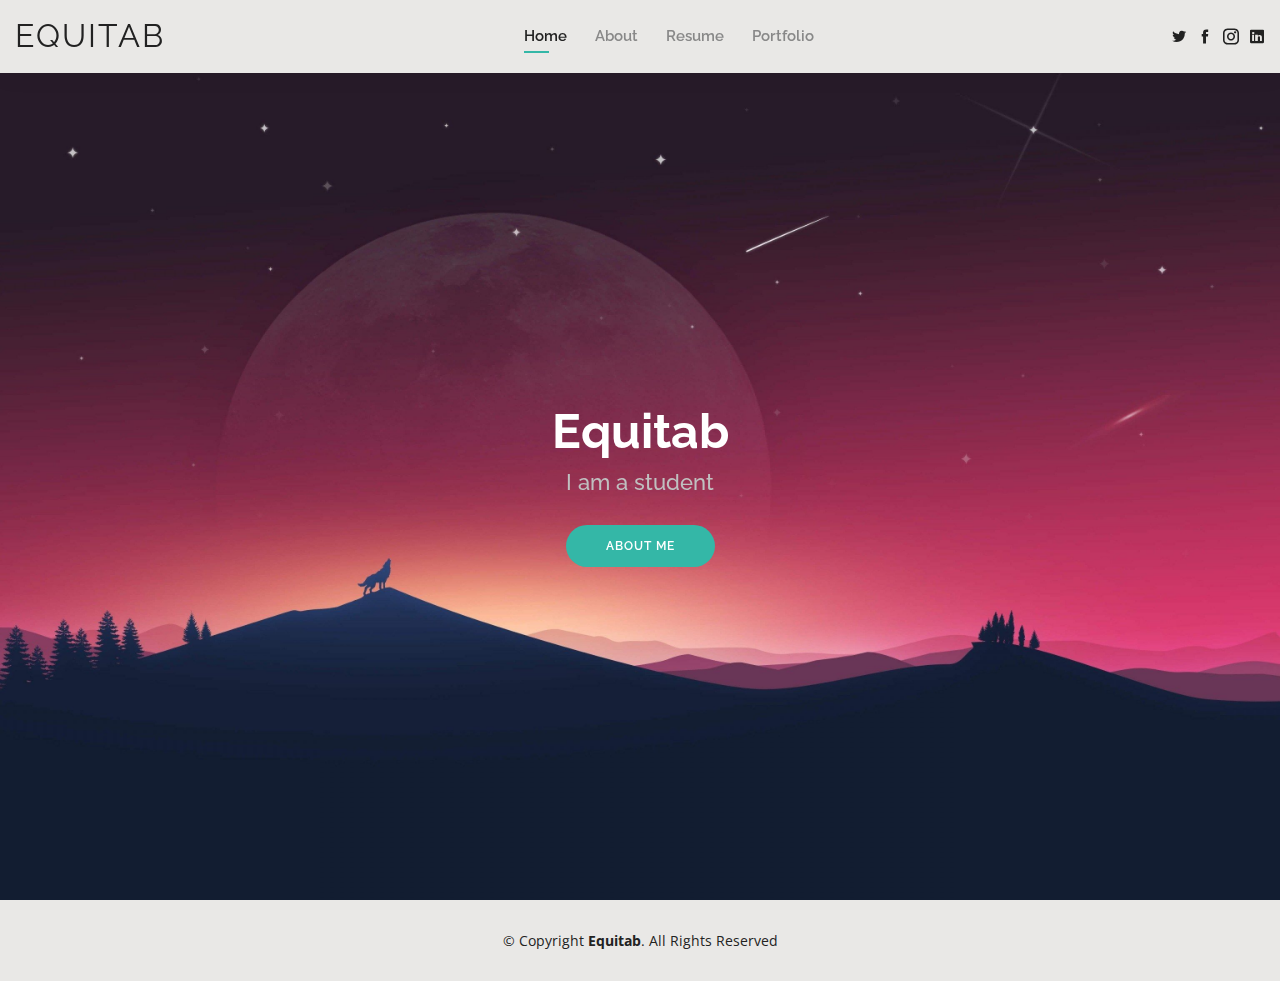
<file: index.html>
<!DOCTYPE html>
<html lang="en">

<head>
  <meta charset="utf-8">
  <meta content="width=device-width, initial-scale=1.0" name="viewport">

  <title>Index</title>
  <meta content="" name="descriptison">
  <meta content="" name="keywords">

  <!-- Favicons -->
  <link href="assets/img/favicon.png" rel="icon">
  <link href="assets/img/apple-touch-icon.png" rel="apple-touch-icon">

  <!-- Google Fonts -->
  <link href="https://fonts.googleapis.com/css?family=Open+Sans:300,300i,400,400i,600,600i,700,700i|Raleway:300,300i,400,400i,500,500i,600,600i,700,700i|Poppins:300,300i,400,400i,500,500i,600,600i,700,700i" rel="stylesheet">

  <!-- Vendor CSS Files -->
  <link href="assets/vendor/bootstrap/css/bootstrap.min.css" rel="stylesheet">
  <link href="assets/vendor/icofont/icofont.min.css" rel="stylesheet">
  <link href="assets/vendor/owl.carousel/assets/owl.carousel.min.css" rel="stylesheet">
  <link href="assets/vendor/boxicons/css/boxicons.min.css" rel="stylesheet">
  <link href="assets/vendor/venobox/venobox.css" rel="stylesheet">
  <link href="assets/vendor/aos/aos.css" rel="stylesheet">

  <!-- Template Main CSS File -->
  <link href="assets/css/style.css" rel="stylesheet">

</head>

<body>

  <!-- ======= Header ======= -->
  <header id="header" class="fixed-top">
    <div class="container-fluid d-flex justify-content-between align-items-center">

      <h1 class="logo"><a href="index.html">Equitab</a></h1>
      <!-- Uncomment below if you prefer to use an image logo -->
      <!-- <a href="index.html" class="logo"><img src="assets/img/logo.png" alt="" class="img-fluid"></a>-->

      <nav class="nav-menu d-none d-lg-block">
        <ul>
          <li class="active"><a href="index.html">Home</a></li>
          <li><a href="about.html">About</a></li>
          <li><a href="resume.html">Resume</a></li>
          <li><a href="portfolio.html">Portfolio</a></li>
        </ul>
      </nav><!-- .nav-menu -->

      <div class="header-social-links">
        <a href="#" class="twitter"><i class="icofont-twitter"></i></a>
        <a href="#" class="facebook"><i class="icofont-facebook"></i></a>
        <a href="#" class="instagram"><i class="icofont-instagram"></i></a>
        <a href="#" class="linkedin"><i class="icofont-linkedin"></i></i></a>
      </div>

    </div>

  </header><!-- End Header -->

  <!-- ======= Hero Section ======= -->
  <section id="hero" class="d-flex align-items-center">
    <div class="container d-flex flex-column align-items-center" data-aos="zoom-in" data-aos-delay="100">
      <h1>Equitab</h1>
      <h2>I am a student</h2>
      <a href="about.html" class="btn-about">About Me</a>
    </div>
  </section><!-- End Hero -->

  <!-- ======= Footer ======= -->
  <footer id="footer">
    <div class="container">
      <div class="copyright">
        &copy; Copyright <strong><span>Equitab</span></strong>. All Rights Reserved
      </div>
    </div>
  </footer><!-- End  Footer -->

  <div id="preloader"></div>
  <a href="#" class="back-to-top"><i class="bx bx-up-arrow-alt"></i></a>

  <!-- Vendor JS Files -->
  <script src="assets/vendor/jquery/jquery.min.js"></script>
  <script src="assets/vendor/bootstrap/js/bootstrap.bundle.min.js"></script>
  <script src="assets/vendor/jquery.easing/jquery.easing.min.js"></script>
  <script src="assets/vendor/php-email-form/validate.js"></script>
  <script src="assets/vendor/waypoints/jquery.waypoints.min.js"></script>
  <script src="assets/vendor/counterup/counterup.min.js"></script>
  <script src="assets/vendor/owl.carousel/owl.carousel.min.js"></script>
  <script src="assets/vendor/isotope-layout/isotope.pkgd.min.js"></script>
  <script src="assets/vendor/venobox/venobox.min.js"></script>
  <script src="assets/vendor/aos/aos.js"></script>

  <!-- Template Main JS File -->
  <script src="assets/js/main.js"></script>

</body>

</html>
</file>
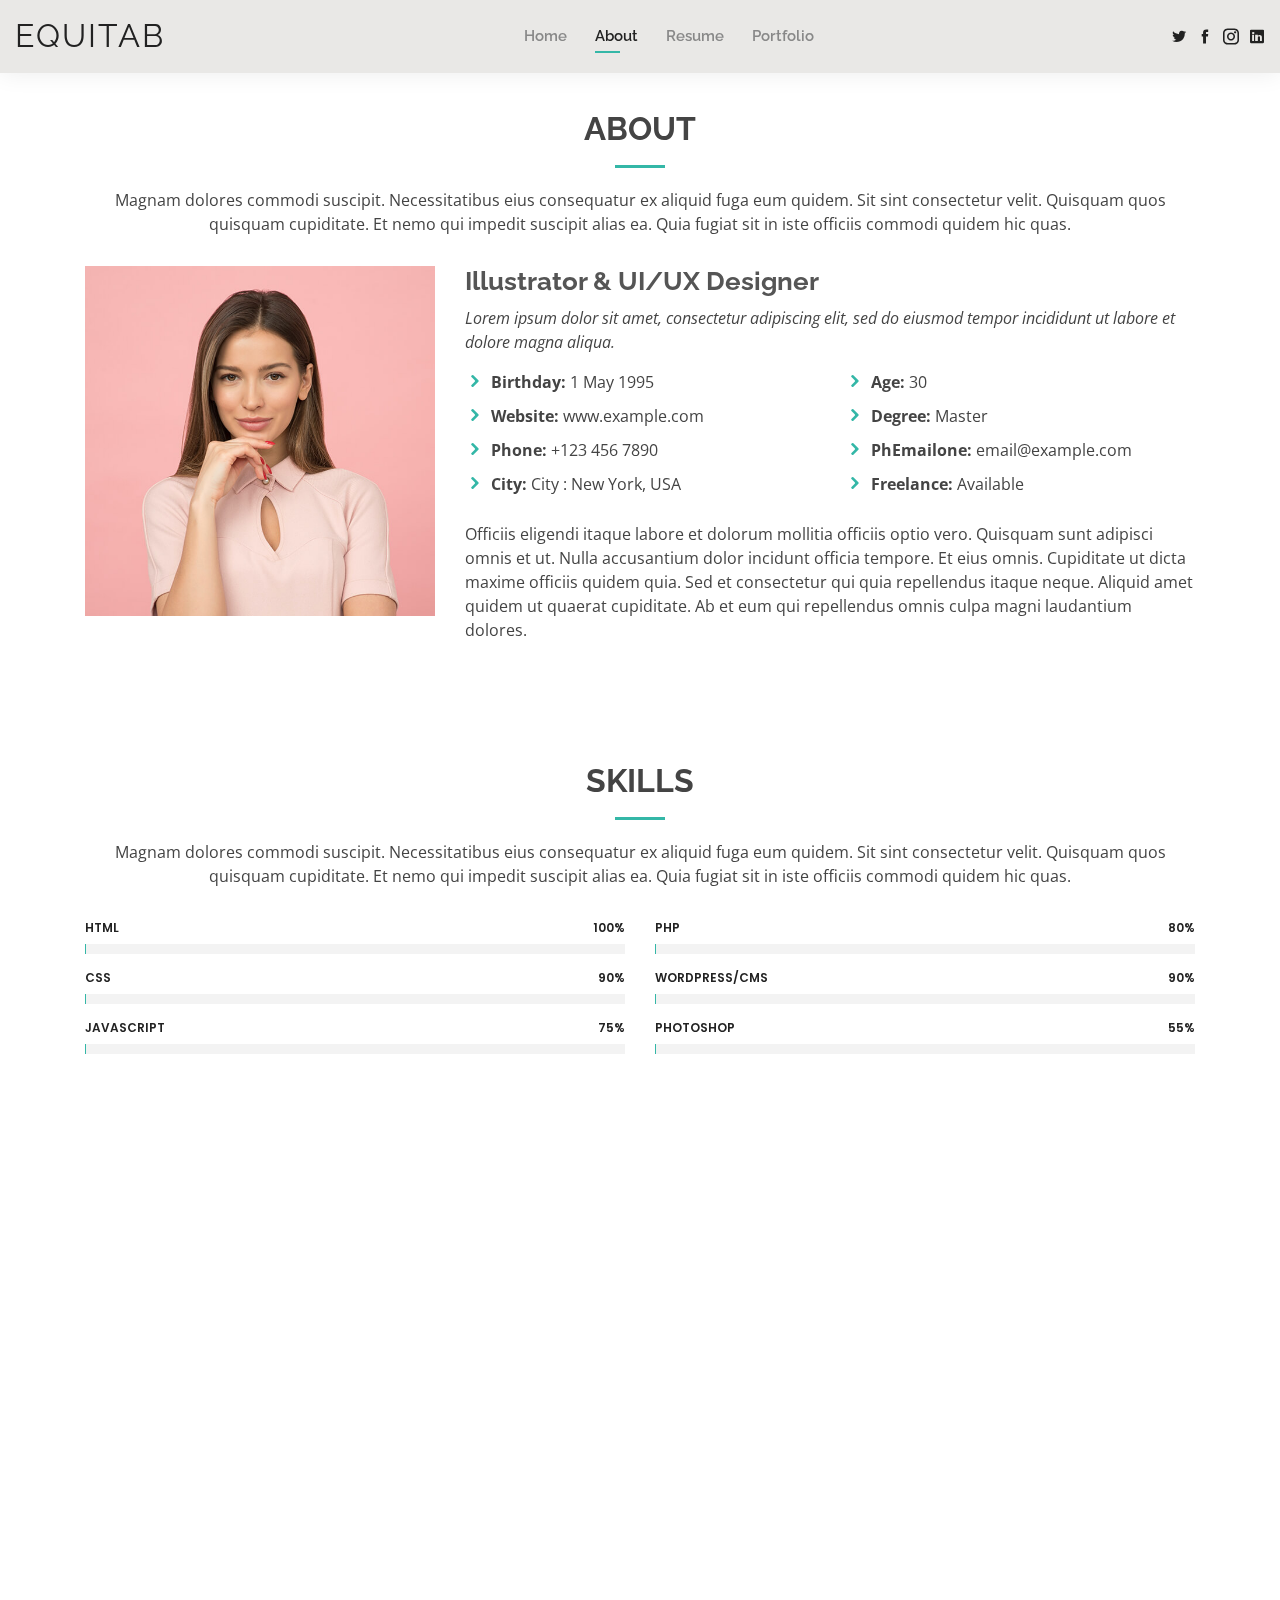
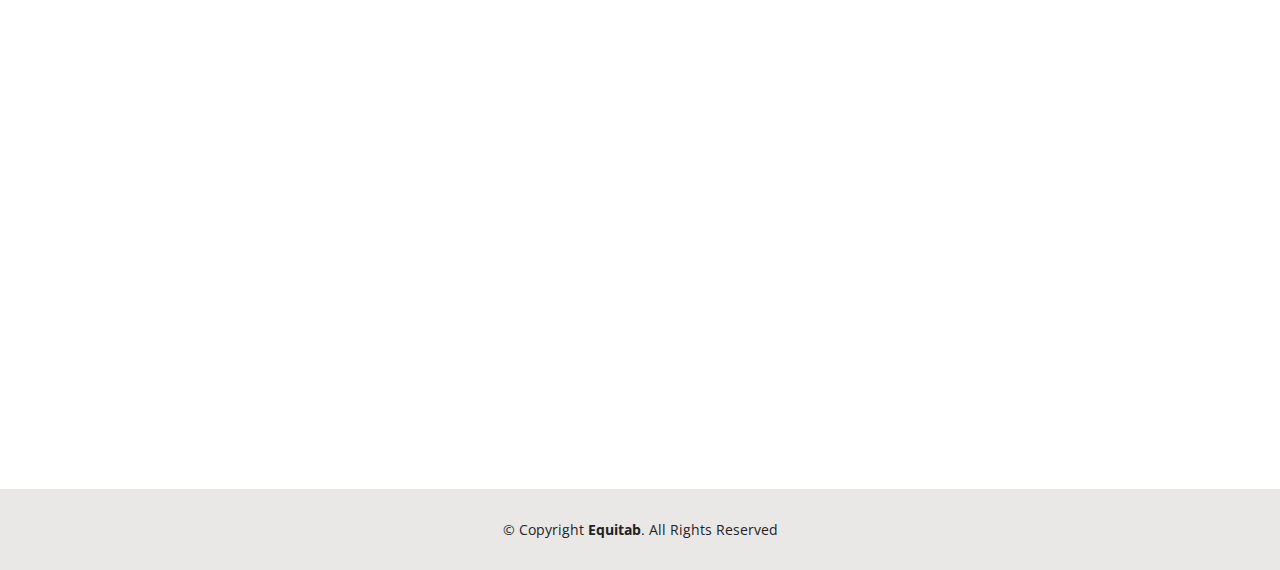
<file: about.html>
<!DOCTYPE html>
<html lang="en">

<head>
  <meta charset="utf-8">
  <meta content="width=device-width, initial-scale=1.0" name="viewport">

  <title>About</title>
  <meta content="" name="descriptison">
  <meta content="" name="keywords">

  <!-- Favicons -->
  <link href="assets/img/favicon.png" rel="icon">
  <link href="assets/img/apple-touch-icon.png" rel="apple-touch-icon">

  <!-- Google Fonts -->
  <link href="https://fonts.googleapis.com/css?family=Open+Sans:300,300i,400,400i,600,600i,700,700i|Raleway:300,300i,400,400i,500,500i,600,600i,700,700i|Poppins:300,300i,400,400i,500,500i,600,600i,700,700i" rel="stylesheet">

  <!-- Vendor CSS Files -->
  <link href="assets/vendor/bootstrap/css/bootstrap.min.css" rel="stylesheet">
  <link href="assets/vendor/icofont/icofont.min.css" rel="stylesheet">
  <link href="assets/vendor/owl.carousel/assets/owl.carousel.min.css" rel="stylesheet">
  <link href="assets/vendor/boxicons/css/boxicons.min.css" rel="stylesheet">
  <link href="assets/vendor/venobox/venobox.css" rel="stylesheet">
  <link href="assets/vendor/aos/aos.css" rel="stylesheet">

  <!-- Template Main CSS File -->
  <link href="assets/css/style.css" rel="stylesheet">

</head>

<body>

  <!-- ======= Header ======= -->
  <header id="header" class="fixed-top">
    <div class="container-fluid d-flex justify-content-between align-items-center">

      <h1 class="logo"><a href="index.html">Equitab</a></h1>
      <!-- Uncomment below if you prefer to use an image logo -->
      <!-- <a href="index.html" class="logo"><img src="assets/img/logo.png" alt="" class="img-fluid"></a>-->

      <nav class="nav-menu d-none d-lg-block">
        <ul>
          <li><a href="index.html">Home</a></li>
          <li class="active"><a href="about.html">About</a></li>
          <li><a href="resume.html">Resume</a></li>
          <li><a href="portfolio.html">Portfolio</a></li>
        </ul>
      </nav><!-- .nav-menu -->

      <div class="header-social-links">
        <a href="#" class="twitter"><i class="icofont-twitter"></i></a>
        <a href="#" class="facebook"><i class="icofont-facebook"></i></a>
        <a href="#" class="instagram"><i class="icofont-instagram"></i></a>
        <a href="#" class="linkedin"><i class="icofont-linkedin"></i></i></a>
      </div>

    </div>

  </header><!-- End Header -->

  <main id="main">

    <!-- ======= About Section ======= -->
    <section id="about" class="about">
      <div class="container" data-aos="fade-up">

        <div class="section-title">
          <h2>About</h2>
          <p>Magnam dolores commodi suscipit. Necessitatibus eius consequatur ex aliquid fuga eum quidem. Sit sint consectetur velit. Quisquam quos quisquam cupiditate. Et nemo qui impedit suscipit alias ea. Quia fugiat sit in iste officiis commodi quidem hic quas.</p>
        </div>

        <div class="row">
          <div class="col-lg-4">
            <img src="assets/img/about.jpg" class="img-fluid" alt="">
          </div>
          <div class="col-lg-8 pt-4 pt-lg-0 content">
            <h3>Illustrator &amp; UI/UX Designer</h3>
            <p class="font-italic">
              Lorem ipsum dolor sit amet, consectetur adipiscing elit, sed do eiusmod tempor incididunt ut labore et dolore
              magna aliqua.
            </p>
            <div class="row">
              <div class="col-lg-6">
                <ul>
                  <li><i class="icofont-rounded-right"></i> <strong>Birthday:</strong> 1 May 1995</li>
                  <li><i class="icofont-rounded-right"></i> <strong>Website:</strong> www.example.com</li>
                  <li><i class="icofont-rounded-right"></i> <strong>Phone:</strong> +123 456 7890</li>
                  <li><i class="icofont-rounded-right"></i> <strong>City:</strong> City : New York, USA</li>
                </ul>
              </div>
              <div class="col-lg-6">
                <ul>
                  <li><i class="icofont-rounded-right"></i> <strong>Age:</strong> 30</li>
                  <li><i class="icofont-rounded-right"></i> <strong>Degree:</strong> Master</li>
                  <li><i class="icofont-rounded-right"></i> <strong>PhEmailone:</strong> email@example.com</li>
                  <li><i class="icofont-rounded-right"></i> <strong>Freelance:</strong> Available</li>
                </ul>
              </div>
            </div>
            <p>
              Officiis eligendi itaque labore et dolorum mollitia officiis optio vero. Quisquam sunt adipisci omnis et ut. Nulla accusantium dolor incidunt officia tempore. Et eius omnis.
              Cupiditate ut dicta maxime officiis quidem quia. Sed et consectetur qui quia repellendus itaque neque. Aliquid amet quidem ut quaerat cupiditate. Ab et eum qui repellendus omnis culpa magni laudantium dolores.
            </p>
          </div>
        </div>

      </div>
    </section><!-- End About Section -->

    <!-- ======= Skills Section ======= -->
    <section id="skills" class="skills">
      <div class="container" data-aos="fade-up">

        <div class="section-title">
          <h2>Skills</h2>
          <p>Magnam dolores commodi suscipit. Necessitatibus eius consequatur ex aliquid fuga eum quidem. Sit sint consectetur velit. Quisquam quos quisquam cupiditate. Et nemo qui impedit suscipit alias ea. Quia fugiat sit in iste officiis commodi quidem hic quas.</p>
        </div>

        <div class="row skills-content">

          <div class="col-lg-6">

            <div class="progress">
              <span class="skill">HTML <i class="val">100%</i></span>
              <div class="progress-bar-wrap">
                <div class="progress-bar" role="progressbar" aria-valuenow="100" aria-valuemin="0" aria-valuemax="100"></div>
              </div>
            </div>

            <div class="progress">
              <span class="skill">CSS <i class="val">90%</i></span>
              <div class="progress-bar-wrap">
                <div class="progress-bar" role="progressbar" aria-valuenow="90" aria-valuemin="0" aria-valuemax="100"></div>
              </div>
            </div>

            <div class="progress">
              <span class="skill">JavaScript <i class="val">75%</i></span>
              <div class="progress-bar-wrap">
                <div class="progress-bar" role="progressbar" aria-valuenow="75" aria-valuemin="0" aria-valuemax="100"></div>
              </div>
            </div>

          </div>

          <div class="col-lg-6">

            <div class="progress">
              <span class="skill">PHP <i class="val">80%</i></span>
              <div class="progress-bar-wrap">
                <div class="progress-bar" role="progressbar" aria-valuenow="80" aria-valuemin="0" aria-valuemax="100"></div>
              </div>
            </div>

            <div class="progress">
              <span class="skill">WordPress/CMS <i class="val">90%</i></span>
              <div class="progress-bar-wrap">
                <div class="progress-bar" role="progressbar" aria-valuenow="90" aria-valuemin="0" aria-valuemax="100"></div>
              </div>
            </div>

            <div class="progress">
              <span class="skill">Photoshop <i class="val">55%</i></span>
              <div class="progress-bar-wrap">
                <div class="progress-bar" role="progressbar" aria-valuenow="55" aria-valuemin="0" aria-valuemax="100"></div>
              </div>
            </div>

          </div>

        </div>

      </div>
    </section><!-- End Skills Section -->

    <!-- ======= Facts Section ======= -->
    <section id="facts" class="facts">
      <div class="container" data-aos="fade-up">

        <div class="section-title">
          <h2>Facts</h2>
          <p>Magnam dolores commodi suscipit. Necessitatibus eius consequatur ex aliquid fuga eum quidem. Sit sint consectetur velit. Quisquam quos quisquam cupiditate. Et nemo qui impedit suscipit alias ea. Quia fugiat sit in iste officiis commodi quidem hic quas.</p>
        </div>

        <div class="row counters">

          <div class="col-lg-3 col-6 text-center">
            <span data-toggle="counter-up">232</span>
            <p>Clients</p>
          </div>

          <div class="col-lg-3 col-6 text-center">
            <span data-toggle="counter-up">521</span>
            <p>Projects</p>
          </div>

          <div class="col-lg-3 col-6 text-center">
            <span data-toggle="counter-up">1,463</span>
            <p>Hours Of Support</p>
          </div>

          <div class="col-lg-3 col-6 text-center">
            <span data-toggle="counter-up">15</span>
            <p>Hard Workers</p>
          </div>

        </div>

      </div>
    </section><!-- End Facts Section -->

    <!-- ======= Testimonials Section ======= -->
    <section id="testimonials" class="testimonials">
      <div class="container" data-aos="fade-up">

        <div class="section-title">
          <h2>Testimonials</h2>
          <p>Magnam dolores commodi suscipit. Necessitatibus eius consequatur ex aliquid fuga eum quidem. Sit sint consectetur velit. Quisquam quos quisquam cupiditate. Et nemo qui impedit suscipit alias ea. Quia fugiat sit in iste officiis commodi quidem hic quas.</p>
        </div>

        <div class="owl-carousel testimonials-carousel">

          <div class="testimonial-item">
            <img src="assets/img/testimonials/testimonials-1.jpg" class="testimonial-img" alt="">
            <h3>Saul Goodman</h3>
            <h4>Ceo &amp; Founder</h4>
            <p>
              <i class="bx bxs-quote-alt-left quote-icon-left"></i>
              Proin iaculis purus consequat sem cure digni ssim donec porttitora entum suscipit rhoncus. Accusantium quam, ultricies eget id, aliquam eget nibh et. Maecen aliquam, risus at semper.
              <i class="bx bxs-quote-alt-right quote-icon-right"></i>
            </p>
          </div>

          <div class="testimonial-item">
            <img src="assets/img/testimonials/testimonials-2.jpg" class="testimonial-img" alt="">
            <h3>Sara Wilsson</h3>
            <h4>Designer</h4>
            <p>
              <i class="bx bxs-quote-alt-left quote-icon-left"></i>
              Export tempor illum tamen malis malis eram quae irure esse labore quem cillum quid cillum eram malis quorum velit fore eram velit sunt aliqua noster fugiat irure amet legam anim culpa.
              <i class="bx bxs-quote-alt-right quote-icon-right"></i>
            </p>
          </div>

          <div class="testimonial-item">
            <img src="assets/img/testimonials/testimonials-3.jpg" class="testimonial-img" alt="">
            <h3>Jena Karlis</h3>
            <h4>Store Owner</h4>
            <p>
              <i class="bx bxs-quote-alt-left quote-icon-left"></i>
              Enim nisi quem export duis labore cillum quae magna enim sint quorum nulla quem veniam duis minim tempor labore quem eram duis noster aute amet eram fore quis sint minim.
              <i class="bx bxs-quote-alt-right quote-icon-right"></i>
            </p>
          </div>

          <div class="testimonial-item">
            <img src="assets/img/testimonials/testimonials-4.jpg" class="testimonial-img" alt="">
            <h3>Matt Brandon</h3>
            <h4>Freelancer</h4>
            <p>
              <i class="bx bxs-quote-alt-left quote-icon-left"></i>
              Fugiat enim eram quae cillum dolore dolor amet nulla culpa multos export minim fugiat minim velit minim dolor enim duis veniam ipsum anim magna sunt elit fore quem dolore labore illum veniam.
              <i class="bx bxs-quote-alt-right quote-icon-right"></i>
            </p>
          </div>

          <div class="testimonial-item">
            <img src="assets/img/testimonials/testimonials-5.jpg" class="testimonial-img" alt="">
            <h3>John Larson</h3>
            <h4>Entrepreneur</h4>
            <p>
              <i class="bx bxs-quote-alt-left quote-icon-left"></i>
              Quis quorum aliqua sint quem legam fore sunt eram irure aliqua veniam tempor noster veniam enim culpa labore duis sunt culpa nulla illum cillum fugiat legam esse veniam culpa fore nisi cillum quid.
              <i class="bx bxs-quote-alt-right quote-icon-right"></i>
            </p>
          </div>

        </div>

      </div>
    </section><!-- End Testimonials Section -->

  </main><!-- End #main -->

  <!-- ======= Footer ======= -->
  <footer id="footer">
    <div class="container">
      <div class="copyright">
        &copy; Copyright <strong><span>Equitab</span></strong>. All Rights Reserved
      </div>
    </div>
  </footer><!-- End  Footer -->

  <div id="preloader"></div>
  <a href="#" class="back-to-top"><i class="bx bx-up-arrow-alt"></i></a>

  <!-- Vendor JS Files -->
  <script src="assets/vendor/jquery/jquery.min.js"></script>
  <script src="assets/vendor/bootstrap/js/bootstrap.bundle.min.js"></script>
  <script src="assets/vendor/jquery.easing/jquery.easing.min.js"></script>
  <script src="assets/vendor/php-email-form/validate.js"></script>
  <script src="assets/vendor/waypoints/jquery.waypoints.min.js"></script>
  <script src="assets/vendor/counterup/counterup.min.js"></script>
  <script src="assets/vendor/owl.carousel/owl.carousel.min.js"></script>
  <script src="assets/vendor/isotope-layout/isotope.pkgd.min.js"></script>
  <script src="assets/vendor/venobox/venobox.min.js"></script>
  <script src="assets/vendor/aos/aos.js"></script>

  <!-- Template Main JS File -->
  <script src="assets/js/main.js"></script>

</body>

</html>
</file>
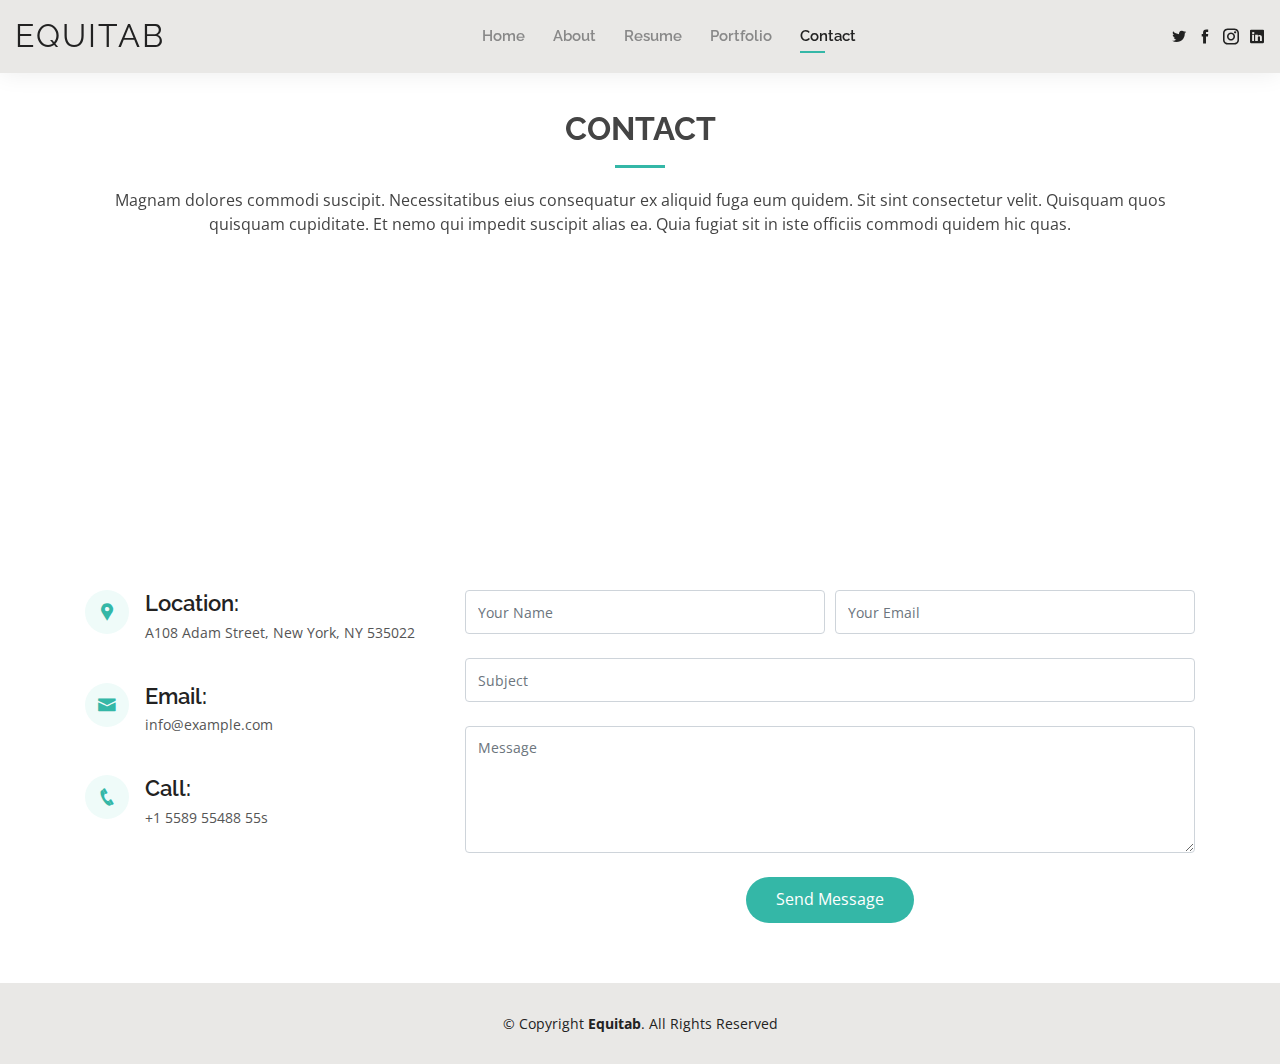
<file: contact.html>
<!DOCTYPE html>
<html lang="en">

<head>
  <meta charset="utf-8">
  <meta content="width=device-width, initial-scale=1.0" name="viewport">

  <title>Contact</title>
  <meta content="" name="descriptison">
  <meta content="" name="keywords">

  <!-- Favicons -->
  <link href="assets/img/favicon.png" rel="icon">
  <link href="assets/img/apple-touch-icon.png" rel="apple-touch-icon">

  <!-- Google Fonts -->
  <link href="https://fonts.googleapis.com/css?family=Open+Sans:300,300i,400,400i,600,600i,700,700i|Raleway:300,300i,400,400i,500,500i,600,600i,700,700i|Poppins:300,300i,400,400i,500,500i,600,600i,700,700i" rel="stylesheet">

  <!-- Vendor CSS Files -->
  <link href="assets/vendor/bootstrap/css/bootstrap.min.css" rel="stylesheet">
  <link href="assets/vendor/icofont/icofont.min.css" rel="stylesheet">
  <link href="assets/vendor/owl.carousel/assets/owl.carousel.min.css" rel="stylesheet">
  <link href="assets/vendor/boxicons/css/boxicons.min.css" rel="stylesheet">
  <link href="assets/vendor/venobox/venobox.css" rel="stylesheet">
  <link href="assets/vendor/aos/aos.css" rel="stylesheet">

  <!-- Template Main CSS File -->
  <link href="assets/css/style.css" rel="stylesheet">

</head>

<body>

  <!-- ======= Header ======= -->
  <header id="header" class="fixed-top">
    <div class="container-fluid d-flex justify-content-between align-items-center">

      <h1 class="logo"><a href="index.html">Equitab</a></h1>
      <!-- Uncomment below if you prefer to use an image logo -->
      <!-- <a href="index.html" class="logo"><img src="assets/img/logo.png" alt="" class="img-fluid"></a>-->

      <nav class="nav-menu d-none d-lg-block">
        <ul>
          <li><a href="index.html">Home</a></li>
          <li><a href="about.html">About</a></li>
          <li><a href="resume.html">Resume</a></li>
          <li><a href="portfolio.html">Portfolio</a></li>
          <li class="active"><a href="contact.html">Contact</a></li>
        </ul>
      </nav><!-- .nav-menu -->

      <div class="header-social-links">
        <a href="#" class="twitter"><i class="icofont-twitter"></i></a>
        <a href="#" class="facebook"><i class="icofont-facebook"></i></a>
        <a href="#" class="instagram"><i class="icofont-instagram"></i></a>
        <a href="#" class="linkedin"><i class="icofont-linkedin"></i></i></a>
      </div>

    </div>

  </header><!-- End Header -->

  <main id="main">

    <!-- ======= Contact Section ======= -->
    <section id="contact" class="contact">
      <div class="container" data-aos="fade-up">

        <div class="section-title">
          <h2>Contact</h2>
          <p>Magnam dolores commodi suscipit. Necessitatibus eius consequatur ex aliquid fuga eum quidem. Sit sint consectetur velit. Quisquam quos quisquam cupiditate. Et nemo qui impedit suscipit alias ea. Quia fugiat sit in iste officiis commodi quidem hic quas.</p>
        </div>

        <div>
          <iframe style="border:0; width: 100%; height: 270px;" src="https://www.google.com/maps/embed?pb=!1m14!1m8!1m3!1d12097.433213460943!2d-74.0062269!3d40.7101282!3m2!1i1024!2i768!4f13.1!3m3!1m2!1s0x0%3A0xb89d1fe6bc499443!2sDowntown+Conference+Center!5e0!3m2!1smk!2sbg!4v1539943755621" frameborder="0" allowfullscreen></iframe>
        </div>

        <div class="row mt-5">

          <div class="col-lg-4">
            <div class="info">
              <div class="address">
                <i class="icofont-google-map"></i>
                <h4>Location:</h4>
                <p>A108 Adam Street, New York, NY 535022</p>
              </div>

              <div class="email">
                <i class="icofont-envelope"></i>
                <h4>Email:</h4>
                <p>info@example.com</p>
              </div>

              <div class="phone">
                <i class="icofont-phone"></i>
                <h4>Call:</h4>
                <p>+1 5589 55488 55s</p>
              </div>

            </div>

          </div>

          <div class="col-lg-8 mt-5 mt-lg-0">

            <form action="forms/contact.php" method="post" role="form" class="php-email-form">
              <div class="form-row">
                <div class="col-md-6 form-group">
                  <input type="text" name="name" class="form-control" id="name" placeholder="Your Name" data-rule="minlen:4" data-msg="Please enter at least 4 chars" />
                  <div class="validate"></div>
                </div>
                <div class="col-md-6 form-group">
                  <input type="email" class="form-control" name="email" id="email" placeholder="Your Email" data-rule="email" data-msg="Please enter a valid email" />
                  <div class="validate"></div>
                </div>
              </div>
              <div class="form-group">
                <input type="text" class="form-control" name="subject" id="subject" placeholder="Subject" data-rule="minlen:4" data-msg="Please enter at least 8 chars of subject" />
                <div class="validate"></div>
              </div>
              <div class="form-group">
                <textarea class="form-control" name="message" rows="5" data-rule="required" data-msg="Please write something for us" placeholder="Message"></textarea>
                <div class="validate"></div>
              </div>
              <div class="mb-3">
                <div class="loading">Loading</div>
                <div class="error-message"></div>
                <div class="sent-message">Your message has been sent. Thank you!</div>
              </div>
              <div class="text-center"><button type="submit">Send Message</button></div>
            </form>

          </div>

        </div>

      </div>
    </section><!-- End Contact Section -->

  </main><!-- End #main -->

  <!-- ======= Footer ======= -->
  <footer id="footer">
    <div class="container">
      <div class="copyright">
        &copy; Copyright <strong><span>Equitab</span></strong>. All Rights Reserved
      </div>
    </div>
  </footer><!-- End  Footer -->

  <div id="preloader"></div>
  <a href="#" class="back-to-top"><i class="bx bx-up-arrow-alt"></i></a>

  <!-- Vendor JS Files -->
  <script src="assets/vendor/jquery/jquery.min.js"></script>
  <script src="assets/vendor/bootstrap/js/bootstrap.bundle.min.js"></script>
  <script src="assets/vendor/jquery.easing/jquery.easing.min.js"></script>
  <script src="assets/vendor/php-email-form/validate.js"></script>
  <script src="assets/vendor/waypoints/jquery.waypoints.min.js"></script>
  <script src="assets/vendor/counterup/counterup.min.js"></script>
  <script src="assets/vendor/owl.carousel/owl.carousel.min.js"></script>
  <script src="assets/vendor/isotope-layout/isotope.pkgd.min.js"></script>
  <script src="assets/vendor/venobox/venobox.min.js"></script>
  <script src="assets/vendor/aos/aos.js"></script>

  <!-- Template Main JS File -->
  <script src="assets/js/main.js"></script>

</body>

</html>
</file>
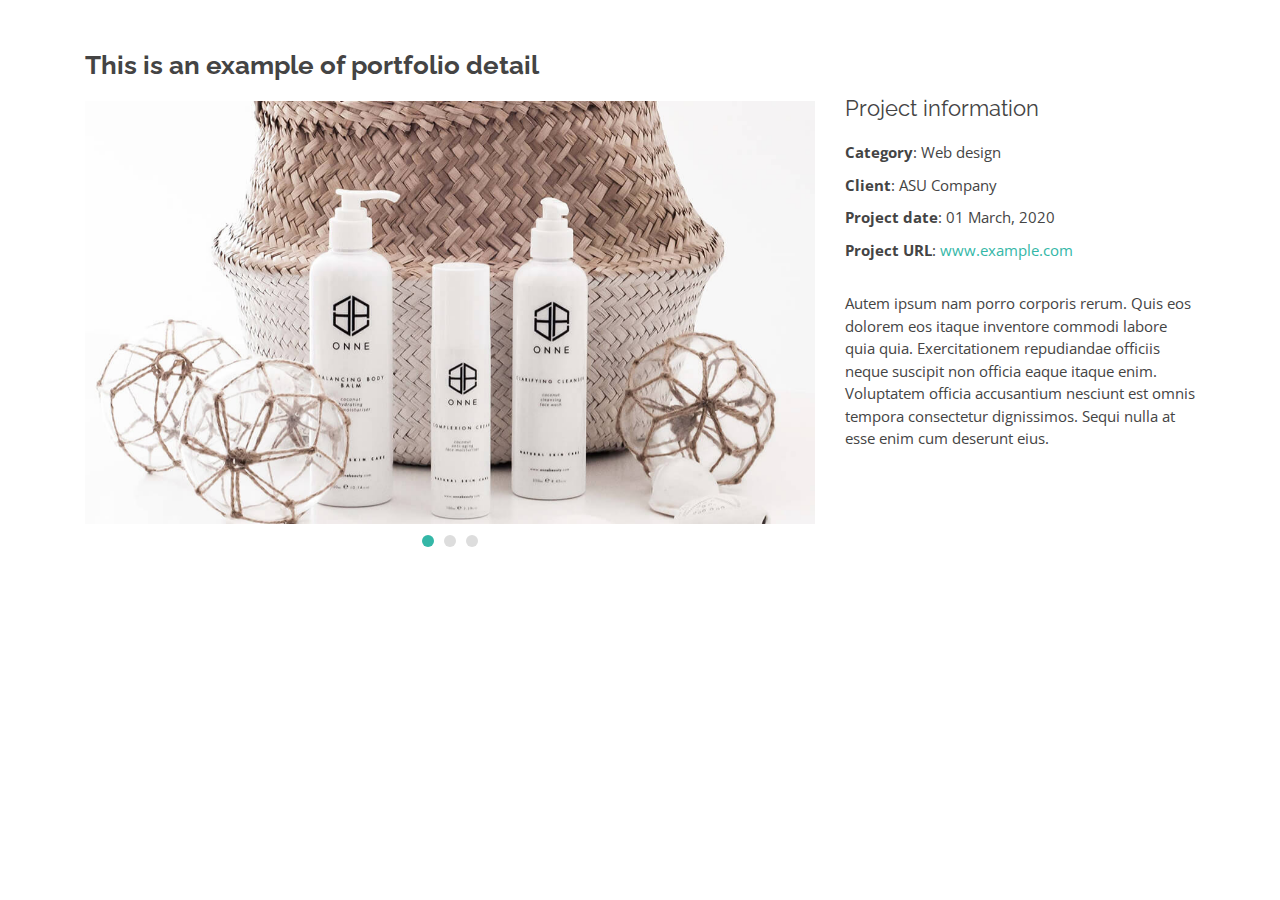
<file: portfolio-details.html>
<!DOCTYPE html>
<html lang="en">

<head>
  <meta charset="utf-8">
  <meta content="width=device-width, initial-scale=1.0" name="viewport">

  <title>Portfolio Details</title>
  <meta content="" name="descriptison">
  <meta content="" name="keywords">

  <!-- Favicons -->
  <link href="assets/img/favicon.png" rel="icon">
  <link href="assets/img/apple-touch-icon.png" rel="apple-touch-icon">

  <!-- Google Fonts -->
  <link href="https://fonts.googleapis.com/css?family=Open+Sans:300,300i,400,400i,600,600i,700,700i|Raleway:300,300i,400,400i,500,500i,600,600i,700,700i|Poppins:300,300i,400,400i,500,500i,600,600i,700,700i" rel="stylesheet">

  <!-- Vendor CSS Files -->
  <link href="assets/vendor/bootstrap/css/bootstrap.min.css" rel="stylesheet">
  <link href="assets/vendor/icofont/icofont.min.css" rel="stylesheet">
  <link href="assets/vendor/owl.carousel/assets/owl.carousel.min.css" rel="stylesheet">
  <link href="assets/vendor/boxicons/css/boxicons.min.css" rel="stylesheet">
  <link href="assets/vendor/venobox/venobox.css" rel="stylesheet">
  <link href="assets/vendor/aos/aos.css" rel="stylesheet">

  <!-- Template Main CSS File -->
  <link href="assets/css/style.css" rel="stylesheet">

</head>

<body>

  <main id="main">

    <!-- ======= Portfolio Details Section ======= -->
    <section id="portfolio-details" class="portfolio-details">
      <div class="container">

        <div class="row">

          <div class="col-lg-8">
            <h2 class="portfolio-title">This is an example of portfolio detail</h2>
            <div class="owl-carousel portfolio-details-carousel">
              <img src="assets/img/portfolio/portfolio-details-1.jpg" class="img-fluid" alt="">
              <img src="assets/img/portfolio/portfolio-details-2.jpg" class="img-fluid" alt="">
              <img src="assets/img/portfolio/portfolio-details-3.jpg" class="img-fluid" alt="">
            </div>
          </div>

          <div class="col-lg-4 portfolio-info">
            <h3>Project information</h3>
            <ul>
              <li><strong>Category</strong>: Web design</li>
              <li><strong>Client</strong>: ASU Company</li>
              <li><strong>Project date</strong>: 01 March, 2020</li>
              <li><strong>Project URL</strong>: <a href="#">www.example.com</a></li>
            </ul>

            <p>
              Autem ipsum nam porro corporis rerum. Quis eos dolorem eos itaque inventore commodi labore quia quia. Exercitationem repudiandae officiis neque suscipit non officia eaque itaque enim. Voluptatem officia accusantium nesciunt est omnis tempora consectetur dignissimos. Sequi nulla at esse enim cum deserunt eius.
            </p>
          </div>

        </div>

      </div>
    </section><!-- End Portfolio Details Section -->

  </main><!-- End #main -->

  <div id="preloader"></div>
  <a href="#" class="back-to-top"><i class="bx bx-up-arrow-alt"></i></a>

  <!-- Vendor JS Files -->
  <script src="assets/vendor/jquery/jquery.min.js"></script>
  <script src="assets/vendor/bootstrap/js/bootstrap.bundle.min.js"></script>
  <script src="assets/vendor/jquery.easing/jquery.easing.min.js"></script>
  <script src="assets/vendor/php-email-form/validate.js"></script>
  <script src="assets/vendor/waypoints/jquery.waypoints.min.js"></script>
  <script src="assets/vendor/counterup/counterup.min.js"></script>
  <script src="assets/vendor/owl.carousel/owl.carousel.min.js"></script>
  <script src="assets/vendor/isotope-layout/isotope.pkgd.min.js"></script>
  <script src="assets/vendor/venobox/venobox.min.js"></script>
  <script src="assets/vendor/aos/aos.js"></script>

  <!-- Template Main JS File -->
  <script src="assets/js/main.js"></script>

</body>

</html>
</file>
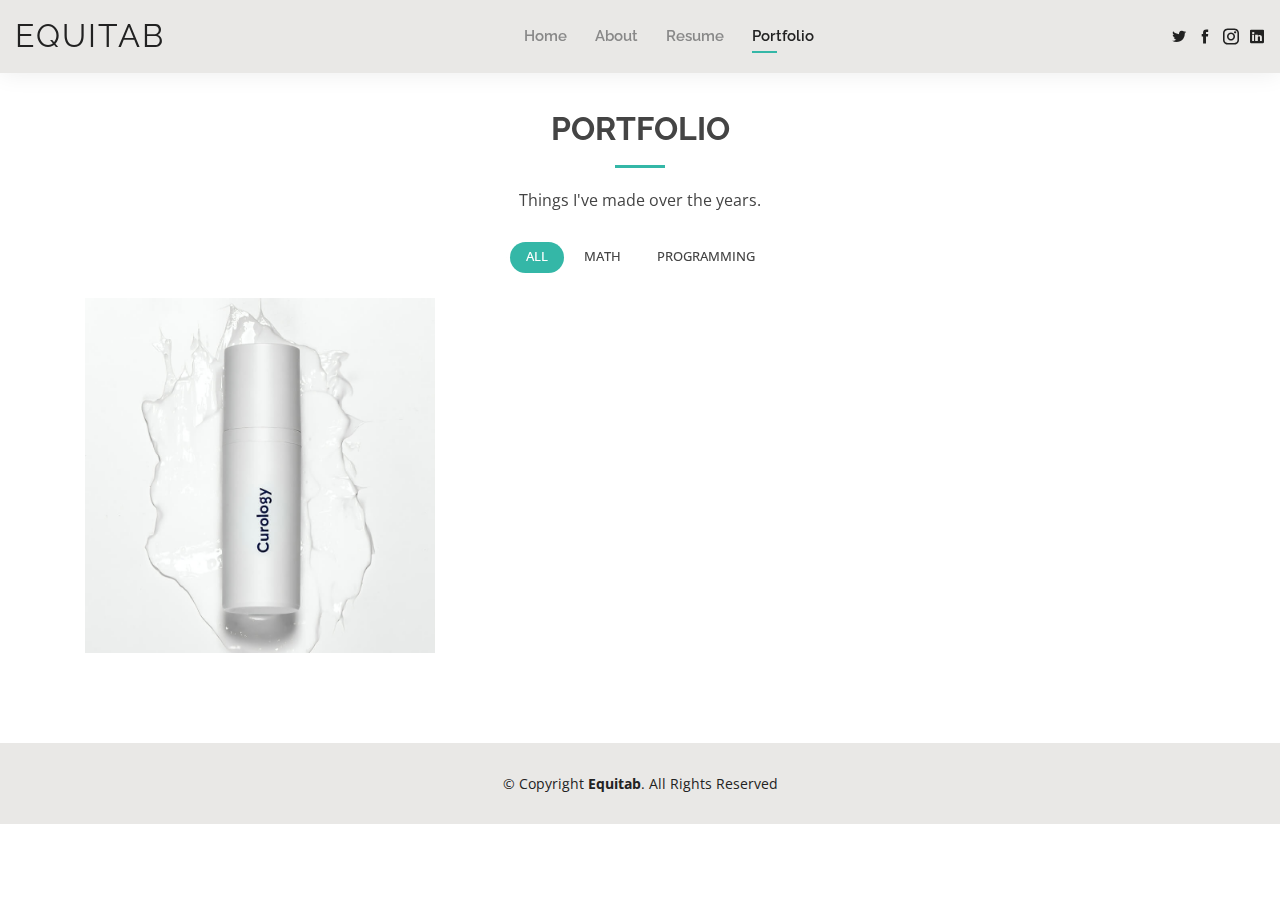
<file: portfolio.html>
<!DOCTYPE html>
<html lang="en">

<head>
  <meta charset="utf-8">
  <meta content="width=device-width, initial-scale=1.0" name="viewport">

  <title>Portfolio</title>
  <meta content="" name="descriptison">
  <meta content="" name="keywords">

  <!-- Favicons -->
  <link href="assets/img/favicon.png" rel="icon">
  <link href="assets/img/apple-touch-icon.png" rel="apple-touch-icon">

  <!-- Google Fonts -->
  <link href="https://fonts.googleapis.com/css?family=Open+Sans:300,300i,400,400i,600,600i,700,700i|Raleway:300,300i,400,400i,500,500i,600,600i,700,700i|Poppins:300,300i,400,400i,500,500i,600,600i,700,700i" rel="stylesheet">

  <!-- Vendor CSS Files -->
  <link href="assets/vendor/bootstrap/css/bootstrap.min.css" rel="stylesheet">
  <link href="assets/vendor/icofont/icofont.min.css" rel="stylesheet">
  <link href="assets/vendor/owl.carousel/assets/owl.carousel.min.css" rel="stylesheet">
  <link href="assets/vendor/boxicons/css/boxicons.min.css" rel="stylesheet">
  <link href="assets/vendor/venobox/venobox.css" rel="stylesheet">
  <link href="assets/vendor/aos/aos.css" rel="stylesheet">

  <!-- Template Main CSS File -->
  <link href="assets/css/style.css" rel="stylesheet">

</head>

<body>

  <!-- ======= Header ======= -->
  <header id="header" class="fixed-top">
    <div class="container-fluid d-flex justify-content-between align-items-center">

      <h1 class="logo"><a href="index.html">Equitab</a></h1>
      <!-- Uncomment below if you prefer to use an image logo -->
      <!-- <a href="index.html" class="logo"><img src="assets/img/logo.png" alt="" class="img-fluid"></a>-->

      <nav class="nav-menu d-none d-lg-block">
        <ul>
          <li><a href="index.html">Home</a></li>
          <li><a href="about.html">About</a></li>
          <li><a href="resume.html">Resume</a></li>
          <li class="active"><a href="portfolio.html">Portfolio</a></li>
        </ul>
      </nav><!-- .nav-menu -->

      <div class="header-social-links">
        <a href="#" class="twitter"><i class="icofont-twitter"></i></a>
        <a href="#" class="facebook"><i class="icofont-facebook"></i></a>
        <a href="#" class="instagram"><i class="icofont-instagram"></i></a>
        <a href="#" class="linkedin"><i class="icofont-linkedin"></i></i></a>
      </div>

    </div>

  </header><!-- End Header -->

  <main id="main">

    <!-- ======= Portfolio Section ======= -->
    <section id="portfolio" class="portfolio">
      <div class="container" data-aos="fade-up">

        <div class="section-title">
          <h2>Portfolio</h2>
          <p>Things I've made over the years.</p>
        </div>

        <div class="row" data-aos="fade-up" data-aos-delay="100">
          <div class="col-lg-12 d-flex justify-content-center">
            <ul id="portfolio-flters">
              <li data-filter="*" class="filter-active">All</li>
              <li data-filter=".math">Math</li>
              <li data-filter=".programming">Programming</li>
            </ul>
          </div>
        </div>

        <div class="row portfolio-container" data-aos="fade-up" data-aos-delay="200">

          <div class="col-lg-4 col-md-6 portfolio-item programming">
            <div class="portfolio-wrap">
              <img src="assets/img/portfolio/portfolio-1.jpg" class="img-fluid" alt="">
              <div class="portfolio-info">
                <h4>Knight's Shortest Paths</h4>
                <p>Programming</p>
                <div class="portfolio-links">
                  <a href="blogposts/knights-shortest-paths.html"><i class="bx bx-link"></i></a>
                </div>
              </div>
            </div>
          </div>

        </div>

      </div>
    </section><!-- End Portfolio Section -->

  </main><!-- End #main -->

  <!-- ======= Footer ======= -->
  <footer id="footer">
    <div class="container">
      <div class="copyright">
        &copy; Copyright <strong><span>Equitab</span></strong>. All Rights Reserved
      </div>
    </div>
  </footer><!-- End  Footer -->

  <div id="preloader"></div>
  <a href="#" class="back-to-top"><i class="bx bx-up-arrow-alt"></i></a>

  <!-- Vendor JS Files -->
  <script src="assets/vendor/jquery/jquery.min.js"></script>
  <script src="assets/vendor/bootstrap/js/bootstrap.bundle.min.js"></script>
  <script src="assets/vendor/jquery.easing/jquery.easing.min.js"></script>
  <script src="assets/vendor/php-email-form/validate.js"></script>
  <script src="assets/vendor/waypoints/jquery.waypoints.min.js"></script>
  <script src="assets/vendor/counterup/counterup.min.js"></script>
  <script src="assets/vendor/owl.carousel/owl.carousel.min.js"></script>
  <script src="assets/vendor/isotope-layout/isotope.pkgd.min.js"></script>
  <script src="assets/vendor/venobox/venobox.min.js"></script>
  <script src="assets/vendor/aos/aos.js"></script>

  <!-- Template Main JS File -->
  <script src="assets/js/main.js"></script>

</body>

</html>
</file>
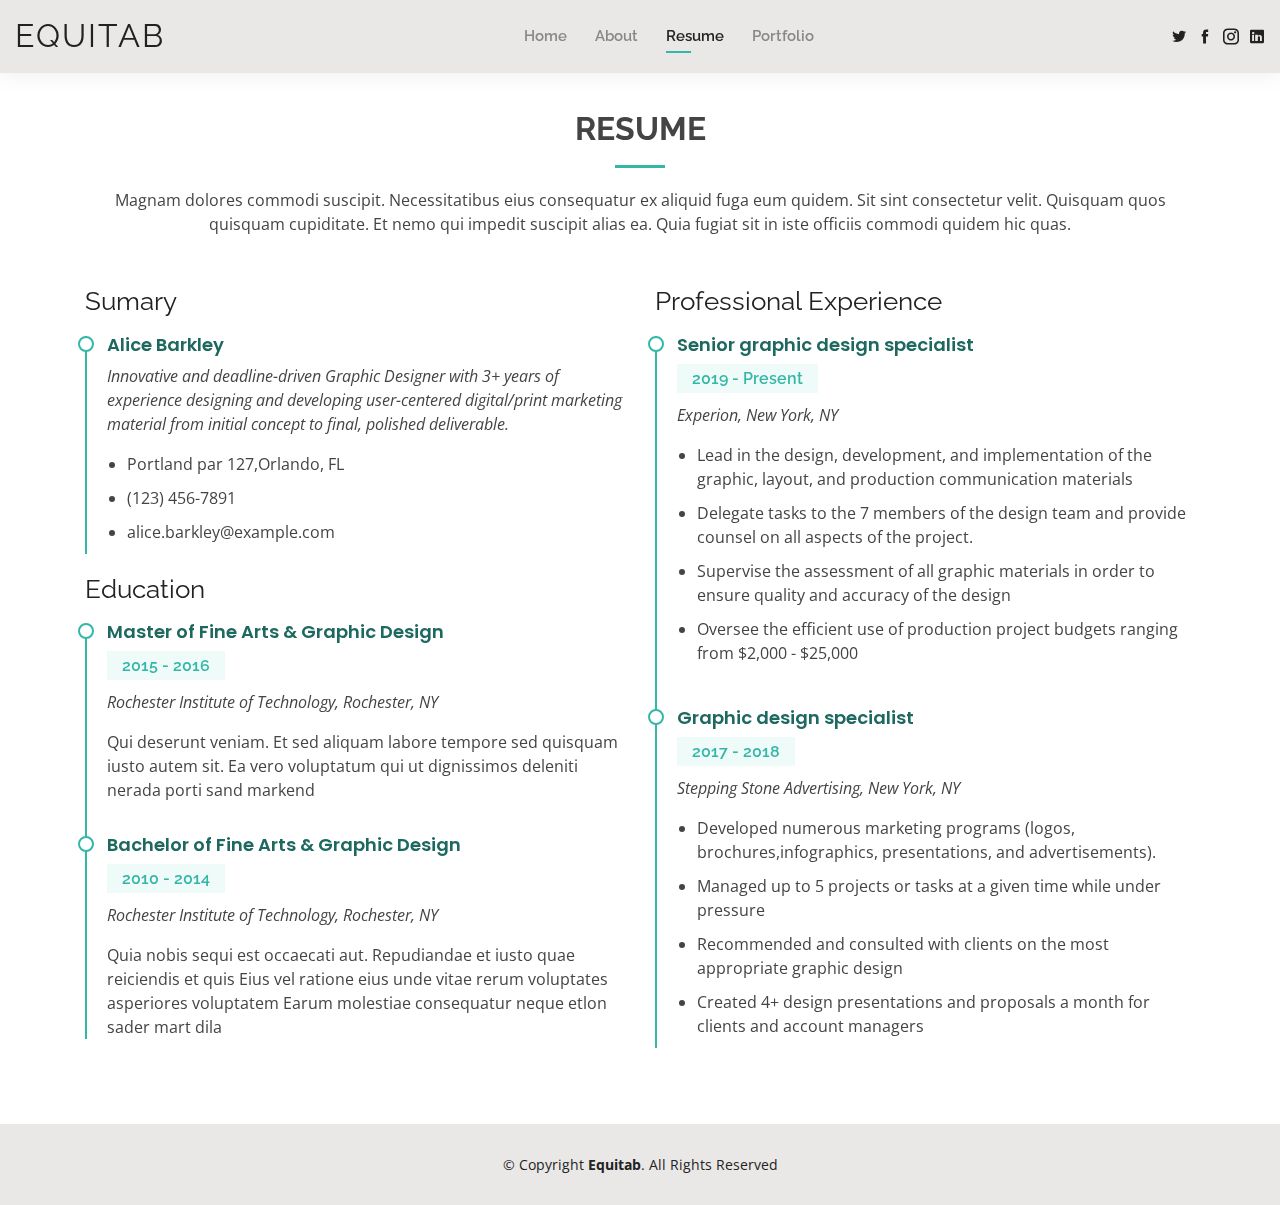
<file: resume.html>
<!DOCTYPE html>
<html lang="en">

<head>
  <meta charset="utf-8">
  <meta content="width=device-width, initial-scale=1.0" name="viewport">

  <title>Resume</title>
  <meta content="" name="descriptison">
  <meta content="" name="keywords">

  <!-- Favicons -->
  <link href="assets/img/favicon.png" rel="icon">
  <link href="assets/img/apple-touch-icon.png" rel="apple-touch-icon">

  <!-- Google Fonts -->
  <link href="https://fonts.googleapis.com/css?family=Open+Sans:300,300i,400,400i,600,600i,700,700i|Raleway:300,300i,400,400i,500,500i,600,600i,700,700i|Poppins:300,300i,400,400i,500,500i,600,600i,700,700i" rel="stylesheet">

  <!-- Vendor CSS Files -->
  <link href="assets/vendor/bootstrap/css/bootstrap.min.css" rel="stylesheet">
  <link href="assets/vendor/icofont/icofont.min.css" rel="stylesheet">
  <link href="assets/vendor/owl.carousel/assets/owl.carousel.min.css" rel="stylesheet">
  <link href="assets/vendor/boxicons/css/boxicons.min.css" rel="stylesheet">
  <link href="assets/vendor/venobox/venobox.css" rel="stylesheet">
  <link href="assets/vendor/aos/aos.css" rel="stylesheet">

  <!-- Template Main CSS File -->
  <link href="assets/css/style.css" rel="stylesheet">
  
</head>

<body>

  <!-- ======= Header ======= -->
  <header id="header" class="fixed-top">
    <div class="container-fluid d-flex justify-content-between align-items-center">

      <h1 class="logo"><a href="index.html">Equitab</a></h1>
      <!-- Uncomment below if you prefer to use an image logo -->
      <!-- <a href="index.html" class="logo"><img src="assets/img/logo.png" alt="" class="img-fluid"></a>-->

      <nav class="nav-menu d-none d-lg-block">
        <ul>
          <li><a href="index.html">Home</a></li>
          <li><a href="about.html">About</a></li>
          <li class="active"><a href="resume.html">Resume</a></li>
          <li><a href="portfolio.html">Portfolio</a></li>
        </ul>
      </nav><!-- .nav-menu -->

      <div class="header-social-links">
        <a href="#" class="twitter"><i class="icofont-twitter"></i></a>
        <a href="#" class="facebook"><i class="icofont-facebook"></i></a>
        <a href="#" class="instagram"><i class="icofont-instagram"></i></a>
        <a href="#" class="linkedin"><i class="icofont-linkedin"></i></i></a>
      </div>

    </div>

  </header><!-- End Header -->

  <main id="main">

    <!-- ======= Resume Section ======= -->
    <section id="resume" class="resume">
      <div class="container" data-aos="fade-up">

        <div class="section-title">
          <h2>Resume</h2>
          <p>Magnam dolores commodi suscipit. Necessitatibus eius consequatur ex aliquid fuga eum quidem. Sit sint consectetur velit. Quisquam quos quisquam cupiditate. Et nemo qui impedit suscipit alias ea. Quia fugiat sit in iste officiis commodi quidem hic quas.</p>
        </div>

        <div class="row">
          <div class="col-lg-6">
            <h3 class="resume-title">Sumary</h3>
            <div class="resume-item pb-0">
              <h4>Alice Barkley</h4>
              <p><em>Innovative and deadline-driven Graphic Designer with 3+ years of experience designing and developing user-centered digital/print marketing material from initial concept to final, polished deliverable.</em></p>
              <p>
              <ul>
                <li>Portland par 127,Orlando, FL</li>
                <li>(123) 456-7891</li>
                <li>alice.barkley@example.com</li>
              </ul>
              </p>
            </div>

            <h3 class="resume-title">Education</h3>
            <div class="resume-item">
              <h4>Master of Fine Arts &amp; Graphic Design</h4>
              <h5>2015 - 2016</h5>
              <p><em>Rochester Institute of Technology, Rochester, NY</em></p>
              <p>Qui deserunt veniam. Et sed aliquam labore tempore sed quisquam iusto autem sit. Ea vero voluptatum qui ut dignissimos deleniti nerada porti sand markend</p>
            </div>
            <div class="resume-item">
              <h4>Bachelor of Fine Arts &amp; Graphic Design</h4>
              <h5>2010 - 2014</h5>
              <p><em>Rochester Institute of Technology, Rochester, NY</em></p>
              <p>Quia nobis sequi est occaecati aut. Repudiandae et iusto quae reiciendis et quis Eius vel ratione eius unde vitae rerum voluptates asperiores voluptatem Earum molestiae consequatur neque etlon sader mart dila</p>
            </div>
          </div>
          <div class="col-lg-6">
            <h3 class="resume-title">Professional Experience</h3>
            <div class="resume-item">
              <h4>Senior graphic design specialist</h4>
              <h5>2019 - Present</h5>
              <p><em>Experion, New York, NY </em></p>
              <p>
              <ul>
                <li>Lead in the design, development, and implementation of the graphic, layout, and production communication materials</li>
                <li>Delegate tasks to the 7 members of the design team and provide counsel on all aspects of the project. </li>
                <li>Supervise the assessment of all graphic materials in order to ensure quality and accuracy of the design</li>
                <li>Oversee the efficient use of production project budgets ranging from $2,000 - $25,000</li>
              </ul>
              </p>
            </div>
            <div class="resume-item">
              <h4>Graphic design specialist</h4>
              <h5>2017 - 2018</h5>
              <p><em>Stepping Stone Advertising, New York, NY</em></p>
              <p>
              <ul>
                <li>Developed numerous marketing programs (logos, brochures,infographics, presentations, and advertisements).</li>
                <li>Managed up to 5 projects or tasks at a given time while under pressure</li>
                <li>Recommended and consulted with clients on the most appropriate graphic design</li>
                <li>Created 4+ design presentations and proposals a month for clients and account managers</li>
              </ul>
              </p>
            </div>
          </div>
        </div>

      </div>
    </section><!-- End Resume Section -->

  </main><!-- End #main -->

  <!-- ======= Footer ======= -->
  <footer id="footer">
    <div class="container">
      <div class="copyright">
        &copy; Copyright <strong><span>Equitab</span></strong>. All Rights Reserved
      </div>
    </div>
  </footer><!-- End  Footer -->

  <div id="preloader"></div>
  <a href="#" class="back-to-top"><i class="bx bx-up-arrow-alt"></i></a>

  <!-- Vendor JS Files -->
  <script src="assets/vendor/jquery/jquery.min.js"></script>
  <script src="assets/vendor/bootstrap/js/bootstrap.bundle.min.js"></script>
  <script src="assets/vendor/jquery.easing/jquery.easing.min.js"></script>
  <script src="assets/vendor/php-email-form/validate.js"></script>
  <script src="assets/vendor/waypoints/jquery.waypoints.min.js"></script>
  <script src="assets/vendor/counterup/counterup.min.js"></script>
  <script src="assets/vendor/owl.carousel/owl.carousel.min.js"></script>
  <script src="assets/vendor/isotope-layout/isotope.pkgd.min.js"></script>
  <script src="assets/vendor/venobox/venobox.min.js"></script>
  <script src="assets/vendor/aos/aos.js"></script>

  <!-- Template Main JS File -->
  <script src="assets/js/main.js"></script>

</body>

</html>
</file>
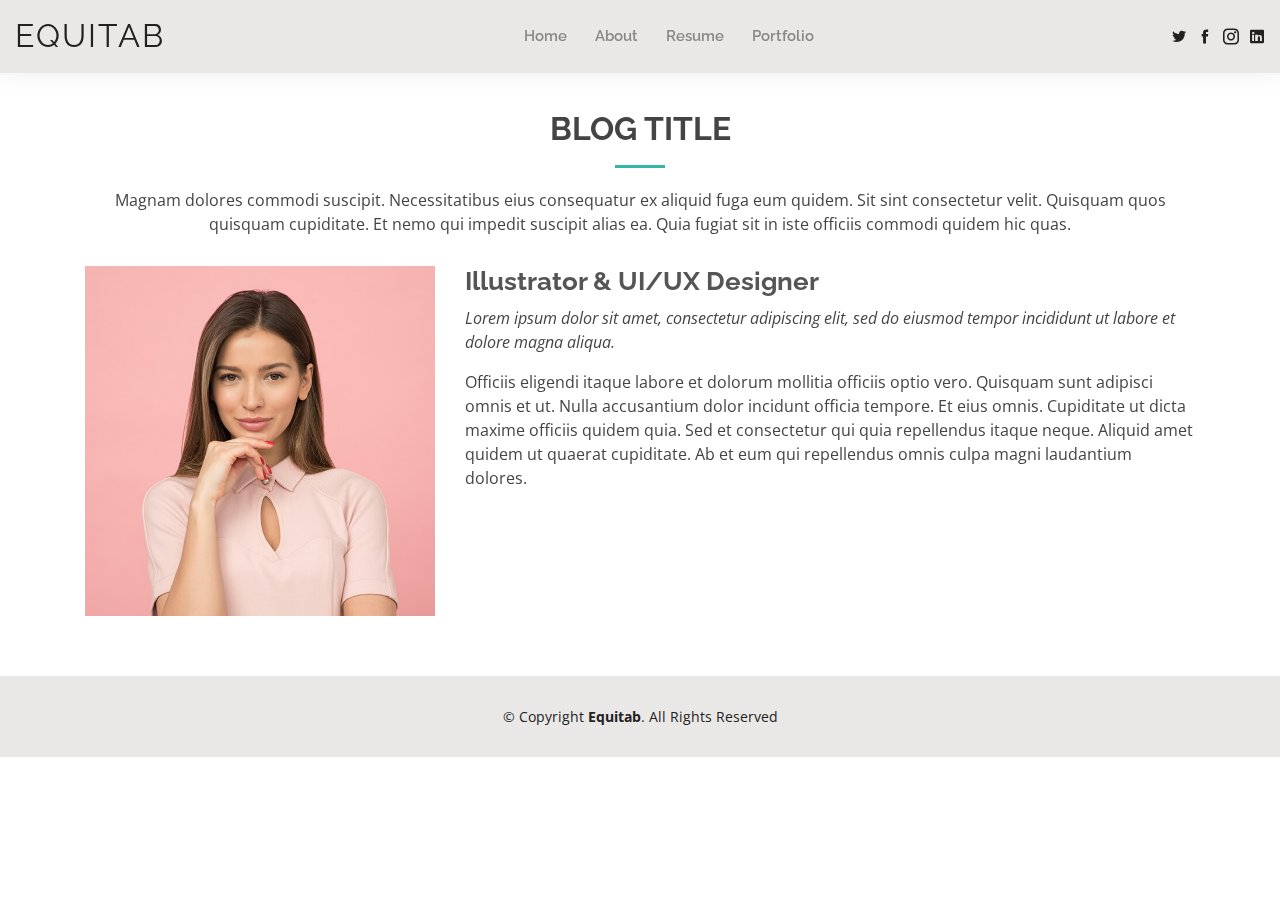
<file: blogposts/knights-shortest-paths.html>
<!DOCTYPE html>
<html lang="en">

<head>
  <meta charset="utf-8">
  <meta content="width=device-width, initial-scale=1.0" name="viewport">

  <title>Blog Title</title>
  <meta content="" name="descriptison">
  <meta content="" name="keywords">

  <!-- Late -->
  <script type="text/javascript" src="../assets/js/latex.js"></script>
  
  <!-- Favicons -->
  <link href="../assets/img/favicon.png" rel="icon">
  <link href="../assets/img/apple-touch-icon.png" rel="apple-touch-icon">

  <!-- Google Fonts -->
  <link href="https://fonts.googleapis.com/css?family=Open+Sans:300,300i,400,400i,600,600i,700,700i|Raleway:300,300i,400,400i,500,500i,600,600i,700,700i|Poppins:300,300i,400,400i,500,500i,600,600i,700,700i" rel="stylesheet">

  <!-- Vendor CSS Files -->
  <link href="../assets/vendor/bootstrap/css/bootstrap.min.css" rel="stylesheet">
  <link href="../assets/vendor/icofont/icofont.min.css" rel="stylesheet">
  <link href="../assets/vendor/owl.carousel/assets/owl.carousel.min.css" rel="stylesheet">
  <link href="../assets/vendor/boxicons/css/boxicons.min.css" rel="stylesheet">
  <link href="../assets/vendor/venobox/venobox.css" rel="stylesheet">
  <link href="../assets/vendor/aos/aos.css" rel="stylesheet">

  <!-- Template Main CSS File -->
  <link href="../assets/css/style.css" rel="stylesheet">

</head>

<body>

  <!-- ======= Header ======= -->
  <header id="header" class="fixed-top">
    <div class="container-fluid d-flex justify-content-between align-items-center">

      <h1 class="logo"><a href="../index.html">Equitab</a></h1>
      <!-- Uncomment below if you prefer to use an image logo -->
      <!-- <a href="index.html" class="logo"><img src="assets/img/logo.png" alt="" class="img-fluid"></a>-->

      <nav class="nav-menu d-none d-lg-block">
        <ul>
          <li><a href="../index.html">Home</a></li>
          <li><a href="../about.html">About</a></li>
          <li><a href="../resume.html">Resume</a></li>
          <li><a href="../portfolio.html">Portfolio</a></li>
        </ul>
      </nav><!-- .nav-menu -->

      <div class="header-social-links">
        <a href="#" class="twitter"><i class="icofont-twitter"></i></a>
        <a href="#" class="facebook"><i class="icofont-facebook"></i></a>
        <a href="#" class="instagram"><i class="icofont-instagram"></i></a>
        <a href="#" class="linkedin"><i class="icofont-linkedin"></i></i></a>
      </div>

    </div>

  </header><!-- End Header -->

  <main id="main">

    <!-- ======= About Section ======= -->
    <section id="about" class="about">
      <div class="container" data-aos="fade-up">

        <div class="section-title">
          <h2>Blog Title</h2>
          <p>Magnam dolores commodi suscipit. Necessitatibus eius consequatur ex aliquid fuga eum quidem. Sit sint consectetur velit. Quisquam quos quisquam cupiditate. Et nemo qui impedit suscipit alias ea. Quia fugiat sit in iste officiis commodi quidem hic quas.</p>
        </div>

        <div class="row">
          <div class="col-lg-4">
            <img src="../assets/img/about.jpg" class="img-fluid" alt="">
          </div>
          <div class="col-lg-8 pt-4 pt-lg-0 content">
            <h3>Illustrator &amp; UI/UX Designer</h3>
            <p class="font-italic">
              Lorem ipsum dolor sit amet, consectetur adipiscing elit, sed do eiusmod tempor incididunt ut labore et dolore
              magna aliqua.
            </p>
            
            <p>
              Officiis eligendi itaque labore et dolorum mollitia officiis optio vero. Quisquam sunt adipisci omnis et ut. Nulla accusantium dolor incidunt officia tempore. Et eius omnis.
              Cupiditate ut dicta maxime officiis quidem quia. Sed et consectetur qui quia repellendus itaque neque. Aliquid amet quidem ut quaerat cupiditate. Ab et eum qui repellendus omnis culpa magni laudantium dolores.
            </p>
          </div>
        </div>

      </div>
    </section><!-- End About Section -->

  </main><!-- End #main -->

  <!-- ======= Footer ======= -->
  <footer id="footer">
    <div class="container">
      <div class="copyright">
        &copy; Copyright <strong><span>Equitab</span></strong>. All Rights Reserved
      </div>
    </div>
  </footer><!-- End  Footer -->

  <div id="preloader"></div>
  <a href="#" class="back-to-top"><i class="bx bx-up-arrow-alt"></i></a>

  <!-- Vendor JS Files -->
  <script src="../assets/vendor/jquery/jquery.min.js"></script>
  <script src="../assets/vendor/bootstrap/js/bootstrap.bundle.min.js"></script>
  <script src="../assets/vendor/jquery.easing/jquery.easing.min.js"></script>
  <script src="../assets/vendor/php-email-form/validate.js"></script>
  <script src="../assets/vendor/waypoints/jquery.waypoints.min.js"></script>
  <script src="../assets/vendor/counterup/counterup.min.js"></script>
  <script src="../assets/vendor/owl.carousel/owl.carousel.min.js"></script>
  <script src="../assets/vendor/isotope-layout/isotope.pkgd.min.js"></script>
  <script src="../assets/vendor/venobox/venobox.min.js"></script>
  <script src="../assets/vendor/aos/aos.js"></script>

  <!-- Template Main JS File -->
  <script src="../assets/js/main.js"></script>

</body>

</html>
</file>
<file: assets/vendor/venobox/venobox.css>
/* ------ venobox.css --------*/
.vbox-overlay *, .vbox-overlay *:before, .vbox-overlay *:after{
    -webkit-backface-visibility: hidden;
    -webkit-box-sizing:border-box;
    -moz-box-sizing:border-box;
    box-sizing:border-box;
}
.vbox-overlay * { 
    -webkit-backface-visibility: visible;
    backface-visibility: visible;
}
.vbox-overlay{
    display: -webkit-flex;
    display: flex;
    -webkit-flex-direction: column;
    flex-direction: column;
    -webkit-justify-content: center;
    justify-content: center;
    -webkit-align-items: center;
    align-items: center;
    position: fixed;
    left: 0;
    top: 0;
    bottom: 0;
    right: 0;
    z-index: 999999;
}

/* ----- navigation ----- */
.vbox-title{
    width: 100%;
    height: 40px;
    float: left;
    text-align: center;
    line-height: 28px;
    font-size: 12px;
    padding: 6px 50px;
    overflow: hidden;
    position: fixed;
    display: none;
    left: 0;
    z-index: 89;
}
.vbox-close{
    cursor: pointer;
    position: fixed;
    top: -1px;
    right: 0;
    width: 50px;
    height: 40px;
    padding: 6px;
    display: block;
    background-position:10px center;
    overflow: hidden;
    font-size: 24px;
    line-height: 1;
    text-align: center;
    z-index: 99;
}
.vbox-left{
    cursor: pointer;
    position: fixed;
    left: 0;
    height: 40px;
    overflow: hidden;
    line-height: 28px;
    font-size: 12px;
    z-index: 99;
    display: flex;
    align-items:center;
}
.vbox-num{
    display: inline-block;
    margin: 6px 0 6px 15px;
}
/* ----- Social share ----- */
.vbox-share{
    line-height: 28px;
    font-size: 12px;
    overflow: hidden;
    position: fixed;
    left: 0;
    z-index: 98;
    display: flex;
    align-items:center;
    justify-content: center;
    width: 100%;
    text-align: center;
}
.vbox-share svg{
    max-height: 28px;
    width: 28px;
    z-index: 10;
    margin-left: 12px;
    margin-top: 6px;
    margin-bottom: 6px;
    vertical-align: middle;
}


/* ----- navigation ARROWS ----- */
.vbox-next, .vbox-prev{
    position: fixed;
    top: 50%;
    margin-top: -15px;
    overflow: hidden;
    cursor: pointer;
    display: block;
    width: 45px;
    height: 45px;
    z-index: 99;
}
.vbox-next span, .vbox-prev span{
    position: relative;
    width: 20px;
    height: 20px;
    border: 2px solid transparent;
    border-top-color: #B6B6B6;
    border-right-color: #B6B6B6;
    text-indent: -100px;
    position: absolute;
    top: 8px;
    display: block;
}
.vbox-prev{
    left: 15px;
}
.vbox-next{
    right: 15px;
}
.vbox-prev span{
    left: 10px;
    -ms-transform: rotate(-135deg);
    -webkit-transform: rotate(-135deg);
    transform: rotate(-135deg);
}
.vbox-next span{
    -ms-transform: rotate(45deg);
    -webkit-transform: rotate(45deg);
    transform: rotate(45deg);
    right: 10px;
}
/* ------- inline window ------ */
.vbox-inline{
    width: 420px;
    height: 315px;
    height: 70vh;
    padding: 10px;
    background: #fff;
    margin: 0 auto;
    overflow: auto;
    text-align: left;
}
/* ------- Video & iFrames window ------ */
.venoframe{
    max-width: 100%;
    width: 100%;
    border: none;
    width: 100%;
    height: 260px;
    height: 70vh;
}
.venoframe.vbvid{
    height: 260px;
}
@media (min-width: 768px) {
    .venoframe, .vbox-inline{
        width: 90%;
        height: 360px;
        height: 70vh;
    }
    .venoframe.vbvid{
        width: 640px;
        height: 360px;
    }
}
@media (min-width: 992px) {
    .venoframe, .vbox-inline{
        max-width: 1200px;
        width: 80%;
        height: 540px;
        height: 70vh;
    }
    .venoframe.vbvid{
        width: 960px;
        height: 540px;
    }
}
/* 
Please do NOT edit this part! 
or at least read this note: http://i.imgur.com/7C0ws9e.gif
*/
.vbox-open{
    overflow: hidden;
}
.vbox-container{
    position: absolute;
    left: 0;
    right: 0;
    top: 0;
    bottom: 0;
    overflow-x: hidden;
    overflow-y: scroll;
    overflow-scrolling: touch;
    -webkit-overflow-scrolling: touch;
    z-index: 20;
    max-height: 100%;

}

.vbox-content{
    text-align: center;
    float: left;
    width: 100%;
    position: relative;
    overflow: hidden;
    padding: 20px 4%;
}
.vbox-container img{
    max-width: 100%;
    height: auto;
}
.vbox-figlio{
    box-shadow: 0 0 12px rgba(0,0,0,0.19), 0 6px 6px rgba(0,0,0,0.23);
    max-width: 100%;
    text-align: initial;
}
img.vbox-figlio{
    -webkit-user-select: none;
-khtml-user-select: none;
-moz-user-select: none;
-o-user-select: none;
user-select: none;
}
.vbox-content.swipe-left{
    margin-left: -200px !important;
}
.vbox-content.swipe-right{
    margin-left: 200px !important;
}
.vbox-animated{
    webkit-transition: margin 300ms ease-out;
    transition: margin 300ms ease-out;
}

/* ---------- preloader ----------
 * SPINKIT 
 * http://tobiasahlin.com/spinkit/
-------------------------------- */
.sk-double-bounce,.sk-rotating-plane{width:40px;height:40px;margin:40px auto}.sk-rotating-plane{background-color:#333;-webkit-animation:sk-rotatePlane 1.2s infinite ease-in-out;animation:sk-rotatePlane 1.2s infinite ease-in-out}@-webkit-keyframes sk-rotatePlane{0%{-webkit-transform:perspective(120px) rotateX(0) rotateY(0);transform:perspective(120px) rotateX(0) rotateY(0)}50%{-webkit-transform:perspective(120px) rotateX(-180.1deg) rotateY(0);transform:perspective(120px) rotateX(-180.1deg) rotateY(0)}100%{-webkit-transform:perspective(120px) rotateX(-180deg) rotateY(-179.9deg);transform:perspective(120px) rotateX(-180deg) rotateY(-179.9deg)}}@keyframes sk-rotatePlane{0%{-webkit-transform:perspective(120px) rotateX(0) rotateY(0);transform:perspective(120px) rotateX(0) rotateY(0)}50%{-webkit-transform:perspective(120px) rotateX(-180.1deg) rotateY(0);transform:perspective(120px) rotateX(-180.1deg) rotateY(0)}100%{-webkit-transform:perspective(120px) rotateX(-180deg) rotateY(-179.9deg);transform:perspective(120px) rotateX(-180deg) rotateY(-179.9deg)}}.sk-double-bounce{position:relative}.sk-double-bounce .sk-child{width:100%;height:100%;border-radius:50%;background-color:#333;opacity:.6;position:absolute;top:0;left:0;-webkit-animation:sk-doubleBounce 2s infinite ease-in-out;animation:sk-doubleBounce 2s infinite ease-in-out}.sk-chasing-dots .sk-child,.sk-spinner-pulse,.sk-three-bounce .sk-child{background-color:#333;border-radius:100%}.sk-double-bounce .sk-double-bounce2{-webkit-animation-delay:-1s;animation-delay:-1s}@-webkit-keyframes sk-doubleBounce{0%,100%{-webkit-transform:scale(0);transform:scale(0)}50%{-webkit-transform:scale(1);transform:scale(1)}}@keyframes sk-doubleBounce{0%,100%{-webkit-transform:scale(0);transform:scale(0)}50%{-webkit-transform:scale(1);transform:scale(1)}}.sk-wave{margin:40px auto;width:50px;height:40px;text-align:center;font-size:10px}.sk-wave .sk-rect{background-color:#333;height:100%;width:6px;display:inline-block;-webkit-animation:sk-waveStretchDelay 1.2s infinite ease-in-out;animation:sk-waveStretchDelay 1.2s infinite ease-in-out}.sk-wave .sk-rect1{-webkit-animation-delay:-1.2s;animation-delay:-1.2s}.sk-wave .sk-rect2{-webkit-animation-delay:-1.1s;animation-delay:-1.1s}.sk-wave .sk-rect3{-webkit-animation-delay:-1s;animation-delay:-1s}.sk-wave .sk-rect4{-webkit-animation-delay:-.9s;animation-delay:-.9s}.sk-wave .sk-rect5{-webkit-animation-delay:-.8s;animation-delay:-.8s}@-webkit-keyframes sk-waveStretchDelay{0%,100%,40%{-webkit-transform:scaleY(.4);transform:scaleY(.4)}20%{-webkit-transform:scaleY(1);transform:scaleY(1)}}@keyframes sk-waveStretchDelay{0%,100%,40%{-webkit-transform:scaleY(.4);transform:scaleY(.4)}20%{-webkit-transform:scaleY(1);transform:scaleY(1)}}.sk-wandering-cubes{margin:40px auto;width:40px;height:40px;position:relative}.sk-wandering-cubes .sk-cube{background-color:#333;width:10px;height:10px;position:absolute;top:0;left:0;-webkit-animation:sk-wanderingCube 1.8s ease-in-out -1.8s infinite both;animation:sk-wanderingCube 1.8s ease-in-out -1.8s infinite both}.sk-chasing-dots,.sk-spinner-pulse{width:40px;height:40px;margin:40px auto}.sk-wandering-cubes .sk-cube2{-webkit-animation-delay:-.9s;animation-delay:-.9s}@-webkit-keyframes sk-wanderingCube{0%{-webkit-transform:rotate(0);transform:rotate(0)}25%{-webkit-transform:translateX(30px) rotate(-90deg) scale(.5);transform:translateX(30px) rotate(-90deg) scale(.5)}50%{-webkit-transform:translateX(30px) translateY(30px) rotate(-179deg);transform:translateX(30px) translateY(30px) rotate(-179deg)}50.1%{-webkit-transform:translateX(30px) translateY(30px) rotate(-180deg);transform:translateX(30px) translateY(30px) rotate(-180deg)}75%{-webkit-transform:translateX(0) translateY(30px) rotate(-270deg) scale(.5);transform:translateX(0) translateY(30px) rotate(-270deg) scale(.5)}100%{-webkit-transform:rotate(-360deg);transform:rotate(-360deg)}}@keyframes sk-wanderingCube{0%{-webkit-transform:rotate(0);transform:rotate(0)}25%{-webkit-transform:translateX(30px) rotate(-90deg) scale(.5);transform:translateX(30px) rotate(-90deg) scale(.5)}50%{-webkit-transform:translateX(30px) translateY(30px) rotate(-179deg);transform:translateX(30px) translateY(30px) rotate(-179deg)}50.1%{-webkit-transform:translateX(30px) translateY(30px) rotate(-180deg);transform:translateX(30px) translateY(30px) rotate(-180deg)}75%{-webkit-transform:translateX(0) translateY(30px) rotate(-270deg) scale(.5);transform:translateX(0) translateY(30px) rotate(-270deg) scale(.5)}100%{-webkit-transform:rotate(-360deg);transform:rotate(-360deg)}}.sk-spinner-pulse{-webkit-animation:sk-pulseScaleOut 1s infinite ease-in-out;animation:sk-pulseScaleOut 1s infinite ease-in-out}@-webkit-keyframes sk-pulseScaleOut{0%{-webkit-transform:scale(0);transform:scale(0)}100%{-webkit-transform:scale(1);transform:scale(1);opacity:0}}@keyframes sk-pulseScaleOut{0%{-webkit-transform:scale(0);transform:scale(0)}100%{-webkit-transform:scale(1);transform:scale(1);opacity:0}}.sk-chasing-dots{position:relative;text-align:center;-webkit-animation:sk-chasingDotsRotate 2s infinite linear;animation:sk-chasingDotsRotate 2s infinite linear}.sk-chasing-dots .sk-child{width:60%;height:60%;display:inline-block;position:absolute;top:0;-webkit-animation:sk-chasingDotsBounce 2s infinite ease-in-out;animation:sk-chasingDotsBounce 2s infinite ease-in-out}.sk-chasing-dots .sk-dot2{top:auto;bottom:0;-webkit-animation-delay:-1s;animation-delay:-1s}@-webkit-keyframes sk-chasingDotsRotate{100%{-webkit-transform:rotate(360deg);transform:rotate(360deg)}}@keyframes sk-chasingDotsRotate{100%{-webkit-transform:rotate(360deg);transform:rotate(360deg)}}@-webkit-keyframes sk-chasingDotsBounce{0%,100%{-webkit-transform:scale(0);transform:scale(0)}50%{-webkit-transform:scale(1);transform:scale(1)}}@keyframes sk-chasingDotsBounce{0%,100%{-webkit-transform:scale(0);transform:scale(0)}50%{-webkit-transform:scale(1);transform:scale(1)}}.sk-three-bounce{margin:40px auto;width:80px;text-align:center}.sk-three-bounce .sk-child{width:20px;height:20px;display:inline-block;-webkit-animation:sk-three-bounce 1.4s ease-in-out 0s infinite both;animation:sk-three-bounce 1.4s ease-in-out 0s infinite both}.sk-circle .sk-child:before,.sk-fading-circle .sk-circle:before{display:block;border-radius:100%;content:'';background-color:#333}.sk-three-bounce .sk-bounce1{-webkit-animation-delay:-.32s;animation-delay:-.32s}.sk-three-bounce .sk-bounce2{-webkit-animation-delay:-.16s;animation-delay:-.16s}@-webkit-keyframes sk-three-bounce{0%,100%,80%{-webkit-transform:scale(0);transform:scale(0)}40%{-webkit-transform:scale(1);transform:scale(1)}}@keyframes sk-three-bounce{0%,100%,80%{-webkit-transform:scale(0);transform:scale(0)}40%{-webkit-transform:scale(1);transform:scale(1)}}.sk-circle{margin:40px auto;width:40px;height:40px;position:relative}.sk-circle .sk-child{width:100%;height:100%;position:absolute;left:0;top:0}.sk-circle .sk-child:before{margin:0 auto;width:15%;height:15%;-webkit-animation:sk-circleBounceDelay 1.2s infinite ease-in-out both;animation:sk-circleBounceDelay 1.2s infinite ease-in-out both}.sk-circle .sk-circle2{-webkit-transform:rotate(30deg);-ms-transform:rotate(30deg);transform:rotate(30deg)}.sk-circle .sk-circle3{-webkit-transform:rotate(60deg);-ms-transform:rotate(60deg);transform:rotate(60deg)}.sk-circle .sk-circle4{-webkit-transform:rotate(90deg);-ms-transform:rotate(90deg);transform:rotate(90deg)}.sk-circle .sk-circle5{-webkit-transform:rotate(120deg);-ms-transform:rotate(120deg);transform:rotate(120deg)}.sk-circle .sk-circle6{-webkit-transform:rotate(150deg);-ms-transform:rotate(150deg);transform:rotate(150deg)}.sk-circle .sk-circle7{-webkit-transform:rotate(180deg);-ms-transform:rotate(180deg);transform:rotate(180deg)}.sk-circle .sk-circle8{-webkit-transform:rotate(210deg);-ms-transform:rotate(210deg);transform:rotate(210deg)}.sk-circle .sk-circle9{-webkit-transform:rotate(240deg);-ms-transform:rotate(240deg);transform:rotate(240deg)}.sk-circle .sk-circle10{-webkit-transform:rotate(270deg);-ms-transform:rotate(270deg);transform:rotate(270deg)}.sk-circle .sk-circle11{-webkit-transform:rotate(300deg);-ms-transform:rotate(300deg);transform:rotate(300deg)}.sk-circle .sk-circle12{-webkit-transform:rotate(330deg);-ms-transform:rotate(330deg);transform:rotate(330deg)}.sk-circle .sk-circle2:before{-webkit-animation-delay:-1.1s;animation-delay:-1.1s}.sk-circle .sk-circle3:before{-webkit-animation-delay:-1s;animation-delay:-1s}.sk-circle .sk-circle4:before{-webkit-animation-delay:-.9s;animation-delay:-.9s}.sk-circle .sk-circle5:before{-webkit-animation-delay:-.8s;animation-delay:-.8s}.sk-circle .sk-circle6:before{-webkit-animation-delay:-.7s;animation-delay:-.7s}.sk-circle .sk-circle7:before{-webkit-animation-delay:-.6s;animation-delay:-.6s}.sk-circle .sk-circle8:before{-webkit-animation-delay:-.5s;animation-delay:-.5s}.sk-circle .sk-circle9:before{-webkit-animation-delay:-.4s;animation-delay:-.4s}.sk-circle .sk-circle10:before{-webkit-animation-delay:-.3s;animation-delay:-.3s}.sk-circle .sk-circle11:before{-webkit-animation-delay:-.2s;animation-delay:-.2s}.sk-circle .sk-circle12:before{-webkit-animation-delay:-.1s;animation-delay:-.1s}@-webkit-keyframes sk-circleBounceDelay{0%,100%,80%{-webkit-transform:scale(0);transform:scale(0)}40%{-webkit-transform:scale(1);transform:scale(1)}}@keyframes sk-circleBounceDelay{0%,100%,80%{-webkit-transform:scale(0);transform:scale(0)}40%{-webkit-transform:scale(1);transform:scale(1)}}.sk-cube-grid{width:40px;height:40px;margin:40px auto}.sk-cube-grid .sk-cube{width:33.33%;height:33.33%;background-color:#333;float:left;-webkit-animation:sk-cubeGridScaleDelay 1.3s infinite ease-in-out;animation:sk-cubeGridScaleDelay 1.3s infinite ease-in-out}.sk-cube-grid .sk-cube1{-webkit-animation-delay:.2s;animation-delay:.2s}.sk-cube-grid .sk-cube2{-webkit-animation-delay:.3s;animation-delay:.3s}.sk-cube-grid .sk-cube3{-webkit-animation-delay:.4s;animation-delay:.4s}.sk-cube-grid .sk-cube4{-webkit-animation-delay:.1s;animation-delay:.1s}.sk-cube-grid .sk-cube5{-webkit-animation-delay:.2s;animation-delay:.2s}.sk-cube-grid .sk-cube6{-webkit-animation-delay:.3s;animation-delay:.3s}.sk-cube-grid .sk-cube7{-webkit-animation-delay:0ms;animation-delay:0ms}.sk-cube-grid .sk-cube8{-webkit-animation-delay:.1s;animation-delay:.1s}.sk-cube-grid .sk-cube9{-webkit-animation-delay:.2s;animation-delay:.2s}@-webkit-keyframes sk-cubeGridScaleDelay{0%,100%,70%{-webkit-transform:scale3D(1,1,1);transform:scale3D(1,1,1)}35%{-webkit-transform:scale3D(0,0,1);transform:scale3D(0,0,1)}}@keyframes sk-cubeGridScaleDelay{0%,100%,70%{-webkit-transform:scale3D(1,1,1);transform:scale3D(1,1,1)}35%{-webkit-transform:scale3D(0,0,1);transform:scale3D(0,0,1)}}.sk-fading-circle{margin:40px auto;width:40px;height:40px;position:relative}.sk-fading-circle .sk-circle{width:100%;height:100%;position:absolute;left:0;top:0}.sk-fading-circle .sk-circle:before{margin:0 auto;width:15%;height:15%;-webkit-animation:sk-circleFadeDelay 1.2s infinite ease-in-out both;animation:sk-circleFadeDelay 1.2s infinite ease-in-out both}.sk-fading-circle .sk-circle2{-webkit-transform:rotate(30deg);-ms-transform:rotate(30deg);transform:rotate(30deg)}.sk-fading-circle .sk-circle3{-webkit-transform:rotate(60deg);-ms-transform:rotate(60deg);transform:rotate(60deg)}.sk-fading-circle .sk-circle4{-webkit-transform:rotate(90deg);-ms-transform:rotate(90deg);transform:rotate(90deg)}.sk-fading-circle .sk-circle5{-webkit-transform:rotate(120deg);-ms-transform:rotate(120deg);transform:rotate(120deg)}.sk-fading-circle .sk-circle6{-webkit-transform:rotate(150deg);-ms-transform:rotate(150deg);transform:rotate(150deg)}.sk-fading-circle .sk-circle7{-webkit-transform:rotate(180deg);-ms-transform:rotate(180deg);transform:rotate(180deg)}.sk-fading-circle .sk-circle8{-webkit-transform:rotate(210deg);-ms-transform:rotate(210deg);transform:rotate(210deg)}.sk-fading-circle .sk-circle9{-webkit-transform:rotate(240deg);-ms-transform:rotate(240deg);transform:rotate(240deg)}.sk-fading-circle .sk-circle10{-webkit-transform:rotate(270deg);-ms-transform:rotate(270deg);transform:rotate(270deg)}.sk-fading-circle .sk-circle11{-webkit-transform:rotate(300deg);-ms-transform:rotate(300deg);transform:rotate(300deg)}.sk-fading-circle .sk-circle12{-webkit-transform:rotate(330deg);-ms-transform:rotate(330deg);transform:rotate(330deg)}.sk-fading-circle .sk-circle2:before{-webkit-animation-delay:-1.1s;animation-delay:-1.1s}.sk-fading-circle .sk-circle3:before{-webkit-animation-delay:-1s;animation-delay:-1s}.sk-fading-circle .sk-circle4:before{-webkit-animation-delay:-.9s;animation-delay:-.9s}.sk-fading-circle .sk-circle5:before{-webkit-animation-delay:-.8s;animation-delay:-.8s}.sk-fading-circle .sk-circle6:before{-webkit-animation-delay:-.7s;animation-delay:-.7s}.sk-fading-circle .sk-circle7:before{-webkit-animation-delay:-.6s;animation-delay:-.6s}.sk-fading-circle .sk-circle8:before{-webkit-animation-delay:-.5s;animation-delay:-.5s}.sk-fading-circle .sk-circle9:before{-webkit-animation-delay:-.4s;animation-delay:-.4s}.sk-fading-circle .sk-circle10:before{-webkit-animation-delay:-.3s;animation-delay:-.3s}.sk-fading-circle .sk-circle11:before{-webkit-animation-delay:-.2s;animation-delay:-.2s}.sk-fading-circle .sk-circle12:before{-webkit-animation-delay:-.1s;animation-delay:-.1s}@-webkit-keyframes sk-circleFadeDelay{0%,100%,39%{opacity:0}40%{opacity:1}}@keyframes sk-circleFadeDelay{0%,100%,39%{opacity:0}40%{opacity:1}}.sk-folding-cube{margin:40px auto;width:40px;height:40px;position:relative;-webkit-transform:rotateZ(45deg);transform:rotateZ(45deg)}.sk-folding-cube .sk-cube{float:left;width:50%;height:50%;position:relative;-webkit-transform:scale(1.1);-ms-transform:scale(1.1);transform:scale(1.1)}.sk-folding-cube .sk-cube:before{content:'';position:absolute;top:0;left:0;width:100%;height:100%;background-color:#333;-webkit-animation:sk-foldCubeAngle 2.4s infinite linear both;animation:sk-foldCubeAngle 2.4s infinite linear both;-webkit-transform-origin:100% 100%;-ms-transform-origin:100% 100%;transform-origin:100% 100%}.sk-folding-cube .sk-cube2{-webkit-transform:scale(1.1) rotateZ(90deg);transform:scale(1.1) rotateZ(90deg)}.sk-folding-cube .sk-cube3{-webkit-transform:scale(1.1) rotateZ(180deg);transform:scale(1.1) rotateZ(180deg)}.sk-folding-cube .sk-cube4{-webkit-transform:scale(1.1) rotateZ(270deg);transform:scale(1.1) rotateZ(270deg)}.sk-folding-cube .sk-cube2:before{-webkit-animation-delay:.3s;animation-delay:.3s}.sk-folding-cube .sk-cube3:before{-webkit-animation-delay:.6s;animation-delay:.6s}.sk-folding-cube .sk-cube4:before{-webkit-animation-delay:.9s;animation-delay:.9s}@-webkit-keyframes sk-foldCubeAngle{0%,10%{-webkit-transform:perspective(140px) rotateX(-180deg);transform:perspective(140px) rotateX(-180deg);opacity:0}25%,75%{-webkit-transform:perspective(140px) rotateX(0);transform:perspective(140px) rotateX(0);opacity:1}100%,90%{-webkit-transform:perspective(140px) rotateY(180deg);transform:perspective(140px) rotateY(180deg);opacity:0}}@keyframes sk-foldCubeAngle{0%,10%{-webkit-transform:perspective(140px) rotateX(-180deg);transform:perspective(140px) rotateX(-180deg);opacity:0}25%,75%{-webkit-transform:perspective(140px) rotateX(0);transform:perspective(140px) rotateX(0);opacity:1}100%,90%{-webkit-transform:perspective(140px) rotateY(180deg);transform:perspective(140px) rotateY(180deg);opacity:0}}
</file>
<file: assets/css/style.css>
/*--------------------------------------------------------------
# General
--------------------------------------------------------------*/
body {
  font-family: "Open Sans", sans-serif;
  color: #444444;
}

a {
  color: #34b7a7;
}

a:hover {
  color: #51cdbe;
  text-decoration: none;
}

h1, h2, h3, h4, h5, h6 {
  font-family: "Raleway", sans-serif;
}

#main {
  margin-top: 50px;
}

@media (max-width: 992px) {
  #main {
    margin-top: 30px;
  }
}

/*--------------------------------------------------------------
# Preloader
--------------------------------------------------------------*/
#preloader {
  position: fixed;
  top: 0;
  left: 0;
  right: 0;
  bottom: 0;
  z-index: 9999;
  overflow: hidden;
  background: #fff;
}

#preloader:before {
  content: "";
  position: fixed;
  top: calc(50% - 30px);
  left: calc(50% - 30px);
  border: 6px solid #34b7a7;
  border-top-color: #dcf5f2;
  border-radius: 50%;
  width: 60px;
  height: 60px;
  -webkit-animation: animate-preloader 1s linear infinite;
  animation: animate-preloader 1s linear infinite;
}

@-webkit-keyframes animate-preloader {
  0% {
    transform: rotate(0deg);
  }
  100% {
    transform: rotate(360deg);
  }
}

@keyframes animate-preloader {
  0% {
    transform: rotate(0deg);
  }
  100% {
    transform: rotate(360deg);
  }
}

/*--------------------------------------------------------------
# Back to top button
--------------------------------------------------------------*/
.back-to-top {
  position: fixed;
  display: none;
  right: 15px;
  bottom: 15px;
  z-index: 99999;
}

.back-to-top i {
  display: flex;
  align-items: center;
  justify-content: center;
  font-size: 24px;
  width: 40px;
  height: 40px;
  border-radius: 50px;
  background: #34b7a7;
  color: #fff;
  transition: all 0.4s;
}

.back-to-top i:hover {
  background: #3dc8b7;
  color: #fff;
}

/*--------------------------------------------------------------
# Header
--------------------------------------------------------------*/
#header {
  background: #e9e8e6;
  box-shadow: 0px 0px 25px 0 rgba(0, 0, 0, 0.08);
  z-index: 997;
  padding: 15px 0;
}

#header .logo {
  font-size: 32px;
  margin: 0;
  padding: 0;
  line-height: 1;
  font-weight: 400;
  letter-spacing: 2px;
  text-transform: uppercase;
}

#header .logo a {
  color: #222222;
}

#header .logo img {
  max-height: 40px;
}

@media (max-width: 992px) {
  #header .logo {
    font-size: 28px;
  }
}

/*--------------------------------------------------------------
# Navigation Menu
--------------------------------------------------------------*/
/* Desktop Navigation */
.nav-menu ul {
  margin: 0;
  padding: 0;
  list-style: none;
}

.nav-menu > ul {
  display: flex;
}

.nav-menu > ul > li {
  position: relative;
  white-space: nowrap;
  padding: 10px 0 10px 28px;
}

.nav-menu a {
  display: block;
  position: relative;
  color: #888888;
  transition: 0.3s;
  font-size: 15px;
  font-family: "Raleway", sans-serif;
  font-weight: 600;
}

.nav-menu > ul > li > a:before {
  content: "";
  position: absolute;
  width: 0;
  height: 2px;
  bottom: -5px;
  left: 0;
  background-color: #34b7a7;
  visibility: hidden;
  width: 0px;
  transition: all 0.3s ease-in-out 0s;
}

.nav-menu a:hover:before, .nav-menu li:hover > a:before, .nav-menu .active > a:before {
  visibility: visible;
  width: 25px;
}

.nav-menu a:hover, .nav-menu .active > a, .nav-menu li:hover > a {
  color: #222222;
}

.nav-menu .drop-down ul {
  display: block;
  position: absolute;
  left: 28px;
  top: calc(100% + 30px);
  z-index: 99;
  opacity: 0;
  visibility: hidden;
  padding: 10px 0;
  background: #fff;
  box-shadow: 0px 0px 30px rgba(127, 137, 161, 0.25);
  transition: 0.3s;
}

.nav-menu .drop-down:hover > ul {
  opacity: 1;
  top: 100%;
  visibility: visible;
}

.nav-menu .drop-down li {
  min-width: 180px;
  position: relative;
}

.nav-menu .drop-down ul a {
  padding: 10px 20px;
  font-size: 14px;
  font-weight: 500;
  text-transform: none;
  color: #222222;
}

.nav-menu .drop-down ul a:hover, .nav-menu .drop-down ul .active > a, .nav-menu .drop-down ul li:hover > a {
  color: #34b7a7;
}

.nav-menu .drop-down > a:after {
  content: "\ea99";
  font-family: IcoFont;
  padding-left: 5px;
}

.nav-menu .drop-down .drop-down ul {
  top: 0;
  left: calc(100% - 30px);
}

.nav-menu .drop-down .drop-down:hover > ul {
  opacity: 1;
  top: 0;
  left: 100%;
}

.nav-menu .drop-down .drop-down > a {
  padding-right: 35px;
}

.nav-menu .drop-down .drop-down > a:after {
  content: "\eaa0";
  font-family: IcoFont;
  position: absolute;
  right: 15px;
}

@media (max-width: 1366px) {
  .nav-menu .drop-down .drop-down ul {
    left: -90%;
  }
  .nav-menu .drop-down .drop-down:hover > ul {
    left: -100%;
  }
  .nav-menu .drop-down .drop-down > a:after {
    content: "\ea9d";
  }
}

/* Mobile Navigation */
.mobile-nav-toggle {
  position: fixed;
  right: 15px;
  top: 17px;
  z-index: 9998;
  border: 0;
  background: none;
  font-size: 24px;
  transition: all 0.4s;
  outline: none !important;
  line-height: 1;
  cursor: pointer;
  text-align: right;
}

.mobile-nav-toggle i {
  color: #34b7a7;
}

.mobile-nav {
  position: fixed;
  top: 55px;
  right: 15px;
  bottom: 15px;
  left: 15px;
  z-index: 9999;
  overflow-y: auto;
  background: #fff;
  transition: ease-in-out 0.2s;
  opacity: 0;
  visibility: hidden;
  border-radius: 10px;
  padding: 10px 0;
}

.mobile-nav * {
  margin: 0;
  padding: 0;
  list-style: none;
}

.mobile-nav a {
  display: block;
  position: relative;
  color: #222222;
  padding: 10px 20px;
  font-weight: 500;
  outline: none;
}

.mobile-nav a:hover, .mobile-nav .active > a, .mobile-nav li:hover > a {
  color: #34b7a7;
  text-decoration: none;
}

.mobile-nav .drop-down > a:after {
  content: "\ea99";
  font-family: IcoFont;
  padding-left: 10px;
  position: absolute;
  right: 15px;
}

.mobile-nav .active.drop-down > a:after {
  content: "\eaa1";
}

.mobile-nav .drop-down > a {
  padding-right: 35px;
}

.mobile-nav .drop-down ul {
  display: none;
  overflow: hidden;
}

.mobile-nav .drop-down li {
  padding-left: 20px;
}

.mobile-nav-overly {
  width: 100%;
  height: 100%;
  z-index: 9997;
  top: 0;
  left: 0;
  position: fixed;
  background: rgba(9, 9, 9, 0.6);
  overflow: hidden;
  display: none;
  transition: ease-in-out 0.2s;
}

.mobile-nav-active {
  overflow: hidden;
}

.mobile-nav-active .mobile-nav {
  opacity: 1;
  visibility: visible;
}

.mobile-nav-active .mobile-nav-toggle i {
  color: #fff;
}

/*--------------------------------------------------------------
# Header Social Links
--------------------------------------------------------------*/
.header-social-links {
  padding-left: 20px;
}

.header-social-links a {
  color: #222222;
  padding-left: 6px;
  display: inline-block;
  line-height: 1px;
  transition: 0.3s;
  font-size: 16px;
}

.header-social-links a:hover {
  color: #34b7a7;
}

@media (max-width: 992px) {
  .header-social-links {
    padding: 0 48px 0 0;
  }
}

/*--------------------------------------------------------------
# Hero Section
--------------------------------------------------------------*/
#hero {
  width: 100%;
  height: 100vh;
  background: url("../img/hero-bg.jpg") top right;
  background-size: cover;
}

#hero .container {
  padding-top: 70px;
  position: relative;
}

@media (max-width: 992px) {
  #hero .container {
    padding-top: 58px;
  }
}

#hero h1 {
  margin: 0;
  font-size: 48px;
  font-weight: 700;
  line-height: 56px;
  color: #FFFFFF;
}

#hero h2 {
  color: #C0C0C0;
  margin: 10px 0 0 0;
  font-size: 22px;
}

#hero .btn-about {
  font-family: "Raleway", sans-serif;
  text-transform: uppercase;
  font-weight: 600;
  font-size: 12px;
  letter-spacing: 1px;
  display: inline-block;
  padding: 12px 40px;
  border-radius: 50px;
  transition: 0.5s;
  margin-top: 30px;
  color: #fff;
  background: #34b7a7;
}

#hero .btn-about:hover {
  background: #3dc8b7;
}

@media (min-width: 1024px) {
  #hero {
    background-attachment: fixed;
  }
}

@media (max-width: 992px) {
  #hero:before {
    content: "";
    background: rgba(255, 255, 255, 0.8);
    position: absolute;
    bottom: 0;
    top: 0;
    left: 0;
    right: 0;
  }
  #hero h1 {
    font-size: 28px;
    line-height: 36px;
  }
  #hero h2 {
    font-size: 18px;
    line-height: 24px;
  }
}

/*--------------------------------------------------------------
# Sections General
--------------------------------------------------------------*/
section {
  padding: 60px 0;
}

.section-bg {
  background-color: #e7f8f6;
}

.section-title {
  text-align: center;
  padding-bottom: 30px;
}

.section-title h2 {
  font-size: 32px;
  font-weight: bold;
  text-transform: uppercase;
  margin-bottom: 20px;
  padding-bottom: 20px;
  position: relative;
}

.section-title h2::after {
  content: '';
  position: absolute;
  display: block;
  width: 50px;
  height: 3px;
  background: #34b7a7;
  bottom: 0;
  left: calc(50% - 25px);
}

.section-title p {
  margin-bottom: 0;
}

/*--------------------------------------------------------------
# Cta
--------------------------------------------------------------*/
.cta {
  background: linear-gradient(rgba(0, 0, 0, 0.6), rgba(0, 0, 0, 0.6)), url("../img/bg-1.jpg") fixed center center;
  background-size: cover;
  padding: 80px 0;
}

.cta h3 {
  color: #fff;
  font-size: 28px;
  font-weight: 700;
}

.cta p {
  color: #fff;
}

.cta .cta-btn {
  font-family: "Raleway", sans-serif;
  text-transform: uppercase;
  font-weight: 500;
  font-size: 16px;
  letter-spacing: 1px;
  display: inline-block;
  padding: 8px 20px;
  border-radius: 2px;
  transition: 0.5s;
  margin: 10px;
  border: 2px solid #fff;
  color: #fff;
}

.cta .cta-btn:hover {
  background: #34b7a7;
  border: 2px solid #34b7a7;
}

@media (max-width: 1024px) {
  .cta {
    background-attachment: scroll;
  }
}

@media (min-width: 769px) {
  .cta .cta-btn-container {
    display: flex;
    align-items: center;
    justify-content: flex-end;
  }
}

/*--------------------------------------------------------------
# About
--------------------------------------------------------------*/
.about .content h3 {
  font-weight: 700;
  font-size: 26px;
  color: #555555;
}

.about .content ul {
  list-style: none;
  padding: 0;
}

.about .content ul li {
  padding-bottom: 10px;
}

.about .content ul i {
  font-size: 20px;
  padding-right: 2px;
  color: #34b7a7;
}

.about .content p:last-child {
  margin-bottom: 0;
}

/*--------------------------------------------------------------
# Skills
--------------------------------------------------------------*/
.skills .progress {
  height: 50px;
  display: block;
  background: none;
}

.skills .progress .skill {
  padding: 10px 0;
  margin: 0 0 6px 0;
  text-transform: uppercase;
  display: block;
  font-weight: 600;
  font-family: "Poppins", sans-serif;
  color: #222222;
}

.skills .progress .skill .val {
  float: right;
  font-style: normal;
}

.skills .progress-bar-wrap {
  background: #f3f3f3;
}

.skills .progress-bar {
  width: 1px;
  height: 10px;
  transition: .9s;
  background-color: #34b7a7;
}

/*--------------------------------------------------------------
# Facts
--------------------------------------------------------------*/
.facts .counters span {
  font-size: 48px;
  display: block;
  color: #34b7a7;
}

.facts .counters p {
  padding: 0;
  margin: 0 0 20px 0;
  font-family: "Raleway", sans-serif;
  font-size: 14px;
}

/*--------------------------------------------------------------
# Testimonials
--------------------------------------------------------------*/
.testimonials .section-header {
  margin-bottom: 40px;
}

.testimonials .testimonial-item {
  text-align: center;
}

.testimonials .testimonial-item .testimonial-img {
  width: 120px;
  border-radius: 50%;
  border: 4px solid #fff;
  margin: 0 auto;
}

.testimonials .testimonial-item h3 {
  font-size: 20px;
  font-weight: bold;
  margin: 10px 0 5px 0;
  color: #111;
}

.testimonials .testimonial-item h4 {
  font-size: 14px;
  color: #999;
  margin: 0 0 15px 0;
}

.testimonials .testimonial-item .quote-icon-left, .testimonials .testimonial-item .quote-icon-right {
  color: #c8efea;
  font-size: 26px;
}

.testimonials .testimonial-item .quote-icon-left {
  display: inline-block;
  left: -5px;
  position: relative;
}

.testimonials .testimonial-item .quote-icon-right {
  display: inline-block;
  right: -5px;
  position: relative;
  top: 10px;
}

.testimonials .testimonial-item p {
  font-style: italic;
  margin: 0 auto 15px auto;
}

.testimonials .owl-nav, .testimonials .owl-dots {
  margin-top: 5px;
  text-align: center;
}

.testimonials .owl-dot {
  display: inline-block;
  margin: 0 5px;
  width: 12px;
  height: 12px;
  border-radius: 50%;
  background-color: #ddd !important;
}

.testimonials .owl-dot.active {
  background-color: #34b7a7 !important;
}

@media (min-width: 992px) {
  .testimonials .testimonial-item p {
    width: 80%;
  }
}

/*--------------------------------------------------------------
# Resume
--------------------------------------------------------------*/
.resume .resume-title {
  font-size: 26px;
  font-weight: 400;
  margin-top: 20px;
  margin-bottom: 20px;
  color: #222222;
}

.resume .resume-item {
  padding: 0 0 20px 20px;
  margin-top: -2px;
  border-left: 2px solid #34b7a7;
  position: relative;
}

.resume .resume-item h4 {
  line-height: 18px;
  font-size: 18px;
  font-weight: 600;
  font-family: "Poppins", sans-serif;
  color: #1d685f;
  margin-bottom: 10px;
}

.resume .resume-item h5 {
  font-size: 16px;
  background: #effbf9;
  padding: 5px 15px;
  display: inline-block;
  font-weight: 600;
  margin-bottom: 10px;
  color: #34b7a7;
}

.resume .resume-item ul {
  padding-left: 20px;
}

.resume .resume-item ul li {
  padding-bottom: 10px;
}

.resume .resume-item:last-child {
  padding-bottom: 0;
}

.resume .resume-item::before {
  content: "";
  position: absolute;
  width: 16px;
  height: 16px;
  border-radius: 50px;
  left: -9px;
  top: 0;
  background: #fff;
  border: 2px solid #34b7a7;
}

/*--------------------------------------------------------------
# Services
--------------------------------------------------------------*/
.services .icon-box {
  text-align: center;
  padding: 70px 20px 80px 20px;
  transition: all ease-in-out 0.3s;
  background: #fff;
  box-shadow: 0px 0 35px 0 rgba(0, 0, 0, 0.08);
}

.services .icon-box .icon {
  margin: 0 auto;
  width: 100px;
  height: 100px;
  display: flex;
  align-items: center;
  justify-content: center;
  transition: ease-in-out 0.3s;
  position: relative;
}

.services .icon-box .icon i {
  font-size: 36px;
  transition: 0.5s;
  position: relative;
}

.services .icon-box .icon svg {
  position: absolute;
  top: 0;
  left: 0;
}

.services .icon-box .icon svg path {
  transition: 0.5s;
  fill: #f5f5f5;
}

.services .icon-box h4 {
  font-weight: 600;
  margin: 10px 0 15px 0;
  font-size: 22px;
}

.services .icon-box h4 a {
  color: #222222;
  transition: ease-in-out 0.3s;
}

.services .icon-box p {
  line-height: 24px;
  font-size: 14px;
  margin-bottom: 0;
}

.services .iconbox-blue i {
  color: #47aeff;
}

.services .iconbox-blue:hover .icon i {
  color: #fff;
}

.services .iconbox-blue:hover .icon path {
  fill: #47aeff;
}

.services .iconbox-orange i {
  color: #ffa76e;
}

.services .iconbox-orange:hover .icon i {
  color: #fff;
}

.services .iconbox-orange:hover .icon path {
  fill: #ffa76e;
}

.services .iconbox-pink i {
  color: #e80368;
}

.services .iconbox-pink:hover .icon i {
  color: #fff;
}

.services .iconbox-pink:hover .icon path {
  fill: #e80368;
}

.services .iconbox-yellow i {
  color: #ffbb2c;
}

.services .iconbox-yellow:hover .icon i {
  color: #fff;
}

.services .iconbox-yellow:hover .icon path {
  fill: #ffbb2c;
}

.services .iconbox-red i {
  color: #ff5828;
}

.services .iconbox-red:hover .icon i {
  color: #fff;
}

.services .iconbox-red:hover .icon path {
  fill: #ff5828;
}

.services .iconbox-teal i {
  color: #11dbcf;
}

.services .iconbox-teal:hover .icon i {
  color: #fff;
}

.services .iconbox-teal:hover .icon path {
  fill: #11dbcf;
}

/*--------------------------------------------------------------
# Portfolio
--------------------------------------------------------------*/
.portfolio .portfolio-item {
  margin-bottom: 30px;
}

.portfolio #portfolio-flters {
  padding: 0;
  margin: 0 auto 20px auto;
  list-style: none;
  text-align: center;
}

.portfolio #portfolio-flters li {
  cursor: pointer;
  display: inline-block;
  padding: 8px 16px 10px 16px;
  font-size: 13px;
  font-weight: 500;
  line-height: 1;
  text-transform: uppercase;
  color: #444444;
  margin-bottom: 5px;
  transition: all 0.3s ease-in-out;
  border-radius: 50px;
}

.portfolio #portfolio-flters li:hover, .portfolio #portfolio-flters li.filter-active {
  color: #fff;
  background: #34b7a7;
}

.portfolio #portfolio-flters li:last-child {
  margin-right: 0;
}

.portfolio .portfolio-wrap {
  transition: 0.3s;
  position: relative;
  overflow: hidden;
  z-index: 1;
  background: rgba(34, 34, 34, 0.6);
}

.portfolio .portfolio-wrap::before {
  content: "";
  background: rgba(34, 34, 34, 0.6);
  position: absolute;
  left: 0;
  right: 0;
  top: 0;
  bottom: 0;
  transition: all ease-in-out 0.3s;
  z-index: 2;
  opacity: 0;
}

.portfolio .portfolio-wrap img {
  transition: all ease-in-out 0.3s;
}

.portfolio .portfolio-wrap .portfolio-info {
  opacity: 0;
  position: absolute;
  top: 0;
  left: 0;
  right: 0;
  bottom: 0;
  z-index: 3;
  transition: all ease-in-out 0.3s;
  display: flex;
  flex-direction: column;
  justify-content: flex-end;
  align-items: flex-start;
  padding: 20px;
}

.portfolio .portfolio-wrap .portfolio-info h4 {
  font-size: 20px;
  color: #fff;
  font-weight: 600;
}

.portfolio .portfolio-wrap .portfolio-info p {
  color: rgba(255, 255, 255, 0.7);
  font-size: 14px;
  text-transform: uppercase;
  padding: 0;
  margin: 0;
  font-style: italic;
}

.portfolio .portfolio-wrap .portfolio-links {
  text-align: center;
  z-index: 4;
}

.portfolio .portfolio-wrap .portfolio-links a {
  color: #fff;
  margin: 0 5px 0 0;
  font-size: 28px;
  display: inline-block;
  transition: 0.3s;
}

.portfolio .portfolio-wrap .portfolio-links a:hover {
  color: #78d9cd;
}

.portfolio .portfolio-wrap:hover::before {
  opacity: 1;
}

.portfolio .portfolio-wrap:hover img {
  transform: scale(1.2);
}

.portfolio .portfolio-wrap:hover .portfolio-info {
  opacity: 1;
}

/*--------------------------------------------------------------
# Portfolio Details
--------------------------------------------------------------*/
.portfolio-details {
  padding: 0;
}

.portfolio-details .portfolio-title {
  font-size: 26px;
  font-weight: 700;
  margin-bottom: 20px;
}

.portfolio-details .portfolio-details-carousel .owl-nav, .portfolio-details .portfolio-details-carousel .owl-dots {
  margin-top: 5px;
  text-align: center;
}

.portfolio-details .portfolio-details-carousel .owl-dot {
  display: inline-block;
  margin: 0 5px;
  width: 12px;
  height: 12px;
  border-radius: 50%;
  background-color: #ddd !important;
}

.portfolio-details .portfolio-details-carousel .owl-dot.active {
  background-color: #34b7a7 !important;
}

.portfolio-details .portfolio-info {
  padding-top: 45px;
}

.portfolio-details .portfolio-info h3 {
  font-size: 22px;
  font-weight: 400;
  margin-bottom: 20px;
}

.portfolio-details .portfolio-info ul {
  list-style: none;
  padding: 0;
  font-size: 15px;
}

.portfolio-details .portfolio-info ul li + li {
  margin-top: 10px;
}

.portfolio-details .portfolio-info p {
  font-size: 15px;
  padding: 15px 0 0 0;
}

@media (max-width: 992px) {
  .portfolio-details .portfolio-info {
    padding-top: 20px;
  }
}

/*--------------------------------------------------------------
# Contact
--------------------------------------------------------------*/
.contact .info {
  width: 100%;
  background: #fff;
}

.contact .info i {
  font-size: 20px;
  color: #34b7a7;
  float: left;
  width: 44px;
  height: 44px;
  background: #effbf9;
  display: flex;
  justify-content: center;
  align-items: center;
  border-radius: 50px;
  transition: all 0.3s ease-in-out;
}

.contact .info h4 {
  padding: 0 0 0 60px;
  font-size: 22px;
  font-weight: 600;
  margin-bottom: 5px;
  color: #222222;
}

.contact .info p {
  padding: 0 0 0 60px;
  margin-bottom: 0;
  font-size: 14px;
  color: #555555;
}

.contact .info .email, .contact .info .phone {
  margin-top: 40px;
}

.contact .info .email:hover i, .contact .info .address:hover i, .contact .info .phone:hover i {
  background: #34b7a7;
  color: #fff;
}

.contact .php-email-form {
  width: 100%;
  background: #fff;
}

.contact .php-email-form .form-group {
  padding-bottom: 8px;
}

.contact .php-email-form .validate {
  display: none;
  color: red;
  margin: 0 0 15px 0;
  font-weight: 400;
  font-size: 13px;
}

.contact .php-email-form .error-message {
  display: none;
  color: #fff;
  background: #ed3c0d;
  text-align: center;
  padding: 15px;
  font-weight: 600;
}

.contact .php-email-form .sent-message {
  display: none;
  color: #fff;
  background: #18d26e;
  text-align: center;
  padding: 15px;
  font-weight: 600;
}

.contact .php-email-form .loading {
  display: none;
  background: #fff;
  text-align: center;
  padding: 15px;
}

.contact .php-email-form .loading:before {
  content: "";
  display: inline-block;
  border-radius: 50%;
  width: 24px;
  height: 24px;
  margin: 0 10px -6px 0;
  border: 3px solid #18d26e;
  border-top-color: #eee;
  -webkit-animation: animate-loading 1s linear infinite;
  animation: animate-loading 1s linear infinite;
}

.contact .php-email-form input, .contact .php-email-form textarea {
  border-radius: 4px;
  box-shadow: none;
  font-size: 14px;
}

.contact .php-email-form input:focus, .contact .php-email-form textarea:focus {
  border-color: #34b7a7;
}

.contact .php-email-form input {
  height: 44px;
}

.contact .php-email-form textarea {
  padding: 10px 12px;
}

.contact .php-email-form button[type="submit"] {
  background: #34b7a7;
  border: 0;
  padding: 10px 30px 12px 30px;
  color: #fff;
  transition: 0.4s;
  border-radius: 50px;
}

.contact .php-email-form button[type="submit"]:hover {
  background: #3dc8b7;
}

@-webkit-keyframes animate-loading {
  0% {
    transform: rotate(0deg);
  }
  100% {
    transform: rotate(360deg);
  }
}

@keyframes animate-loading {
  0% {
    transform: rotate(0deg);
  }
  100% {
    transform: rotate(360deg);
  }
}

/*--------------------------------------------------------------
# Footer
--------------------------------------------------------------*/
#footer {
  background: #e9e8e6;
  padding: 30px 0;
  color: #222222;
  font-size: 14px;
  text-align: center;
}

#footer .credits {
  padding-top: 5px;
  font-size: 13px;
}

#footer .credits a {
  color: #34b7a7;
}
</file>
